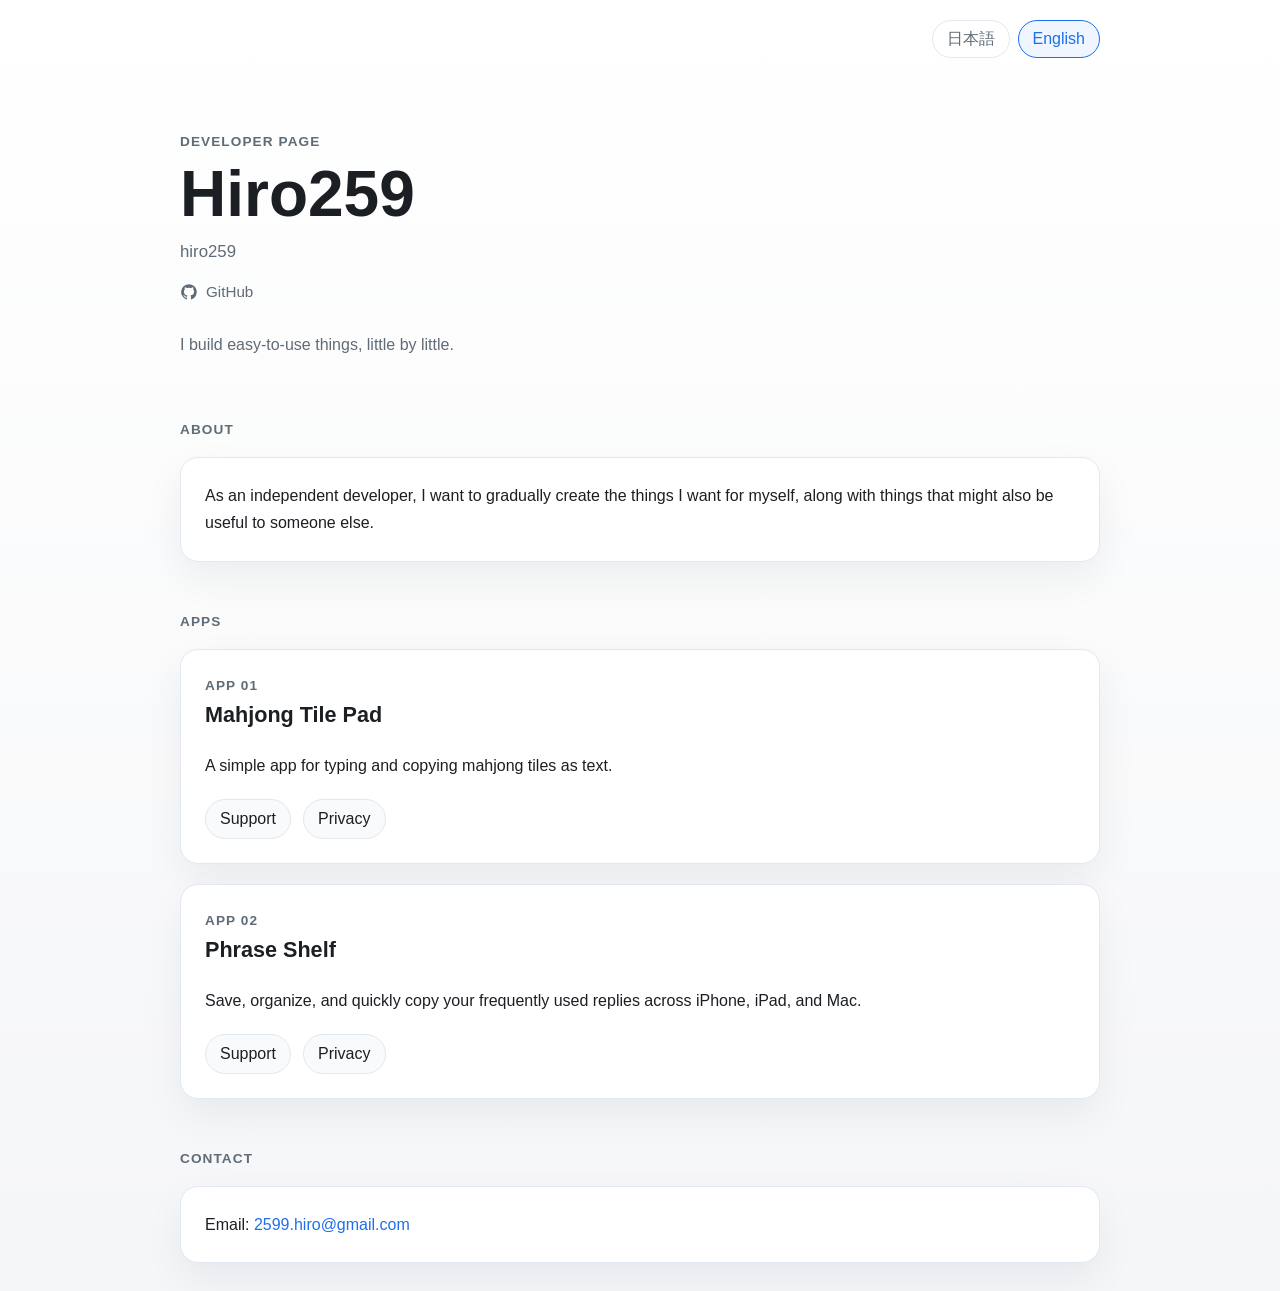
<file: index.html>
<!DOCTYPE html>
<html lang="en">
<head>
  <meta charset="UTF-8">
  <meta name="viewport" content="width=device-width, initial-scale=1.0">
  <title>Hiro259</title>
  <meta
    name="description"
    content="hiro259 の自己紹介とアプリ一覧を掲載する GitHub Pages 用のシンプルなトップページです。"
  >
  <link rel="stylesheet" href="style.css">
</head>
<body>
  <div class="language-switcher container" aria-label="Language switcher">
    <button type="button" class="language-button" data-lang-switch="ja">日本語</button>
    <button type="button" class="language-button" data-lang-switch="en">English</button>
  </div>

  <header class="hero">
    <div class="container">
      <p class="eyebrow">DEVELOPER PAGE</p>
      <h1>Hiro259</h1>
      <p class="hero-subtitle">hiro259</p>
      <p class="hero-meta">
        <a
          class="subtle-link"
          href="https://github.com/hiro259"
          target="_blank"
          rel="noopener noreferrer"
          aria-label="Open Hiro259 GitHub profile in a new tab"
        >
          <svg class="subtle-link-icon" viewBox="0 0 24 24" aria-hidden="true">
            <path d="M12 1.5a10.5 10.5 0 0 0-3.32 20.46c.53.1.72-.23.72-.51v-1.99c-2.95.64-3.57-1.25-3.57-1.25-.48-1.21-1.18-1.53-1.18-1.53-.96-.66.07-.65.07-.65 1.06.08 1.62 1.09 1.62 1.09.94 1.61 2.47 1.14 3.07.87.1-.68.37-1.14.67-1.4-2.35-.27-4.82-1.17-4.82-5.23 0-1.16.41-2.11 1.09-2.86-.11-.27-.47-1.36.1-2.83 0 0 .89-.28 2.91 1.09a10.1 10.1 0 0 1 5.3 0c2.02-1.37 2.91-1.09 2.91-1.09.57 1.47.21 2.56.1 2.83.68.75 1.09 1.7 1.09 2.86 0 4.07-2.48 4.95-4.84 5.21.38.33.72.97.72 1.95v2.89c0 .28.19.61.72.51A10.5 10.5 0 0 0 12 1.5Z"></path>
          </svg>
          <span>GitHub</span>
        </a>
      </p>
      <p class="hero-text" data-lang-content="en">
        I build easy-to-use things, little by little.
      </p>
      <p class="hero-text" data-lang-content="ja">
        使いやすいものを少しずつ作っています。
      </p>
    </div>
  </header>

  <main class="container">
    <section class="section" id="about">
      <div class="section-heading">
        <p class="section-label">
          <span>ABOUT</span>
        </p>
      </div>
      <div class="panel">
        <p data-lang-content="en">
          As an independent developer, I want to gradually create the things I want for myself, along with things that might also be useful to someone else.
        </p>
        <p data-lang-content="ja">
          個人開発者として、自分が欲しいものや、誰かの役に立つかもしれないと思うものを、少しずつ形にしていきたいと思っています。
        </p>
      </div>
    </section>

    <section class="section" id="apps">
      <div class="section-heading">
        <p class="section-label">
          <span>APPS</span>
        </p>
      </div>
      <div class="apps-grid">
        <article class="app-card">
          <div class="app-card-header">
            <p class="app-label">App 01</p>
            <h3 data-lang-content="en">Mahjong Tile Pad</h3>
            <h3 data-lang-content="ja">麻雀牌パッド</h3>
          </div>
          <div class="app-card-body">
            <p data-lang-content="en">
              A simple app for typing and copying mahjong tiles as text.
            </p>
            <p data-lang-content="ja">
              麻雀牌を文字で入力してコピーできるシンプルなアプリです。
            </p>
          </div>
          <div class="app-links" aria-label="Mahjong Tile Pad links">
            <a href="./apps/mahjong-tile-pad.html">Support</a>
            <a href="./privacy/mahjong-tile-pad-privacy.html">
              <span data-lang-content="en">Privacy</span>
              <span data-lang-content="ja">プライバシー</span>
            </a>
          </div>
        </article>

        <article class="app-card">
          <div class="app-card-header">
            <p class="app-label">App 02</p>
            <h3>Phrase Shelf</h3>
          </div>
          <div class="app-card-body">
            <p data-lang-content="en">
              Save, organize, and quickly copy your frequently used replies across iPhone, iPad, and Mac.
            </p>
            <p data-lang-content="ja">
              よく使う返信文を保存・整理して、iPhone・iPad・Macですぐにコピーできるアプリです。
            </p>
          </div>
          <div class="app-links" aria-label="Phrase Shelf links">
            <a href="./apps/phrase-shelf.html">Support</a>
            <a href="./privacy/phrase-shelf-privacy.html">
              <span data-lang-content="en">Privacy</span>
              <span data-lang-content="ja">プライバシー</span>
            </a>
          </div>
        </article>
      </div>
    </section>

    <section class="section" id="contact">
      <div class="section-heading">
        <p class="section-label">
          <span>CONTACT</span>
        </p>
      </div>
      <div class="panel">
        <p data-lang-content="en">
          Email:
          <a href="mailto:2599.hiro@gmail.com">2599.hiro@gmail.com</a>
        </p>
        <p data-lang-content="ja">
          メール:
          <a href="mailto:2599.hiro@gmail.com">2599.hiro@gmail.com</a>
        </p>
      </div>
    </section>
  </main>

  <script>
    (function () {
      var storageKey = "preferredLanguage";
      var defaultLang = "en";
      var langButtons = document.querySelectorAll("[data-lang-switch]");
      var langContents = document.querySelectorAll("[data-lang-content]");

      function applyLanguage(lang) {
        var activeLang = lang === "ja" ? "ja" : "en";

        document.documentElement.lang = activeLang;
        document.body.setAttribute("data-current-lang", activeLang);

        langContents.forEach(function (element) {
          element.hidden = element.getAttribute("data-lang-content") !== activeLang;
        });

        langButtons.forEach(function (button) {
          var isActive = button.getAttribute("data-lang-switch") === activeLang;
          button.classList.toggle("is-active", isActive);
          button.setAttribute("aria-pressed", isActive ? "true" : "false");
        });

        localStorage.setItem(storageKey, activeLang);
      }

      var savedLang = localStorage.getItem(storageKey) || defaultLang;
      applyLanguage(savedLang);

      langButtons.forEach(function (button) {
        button.addEventListener("click", function () {
          applyLanguage(button.getAttribute("data-lang-switch"));
        });
      });
    }());
  </script>
</body>
</html>
</file>
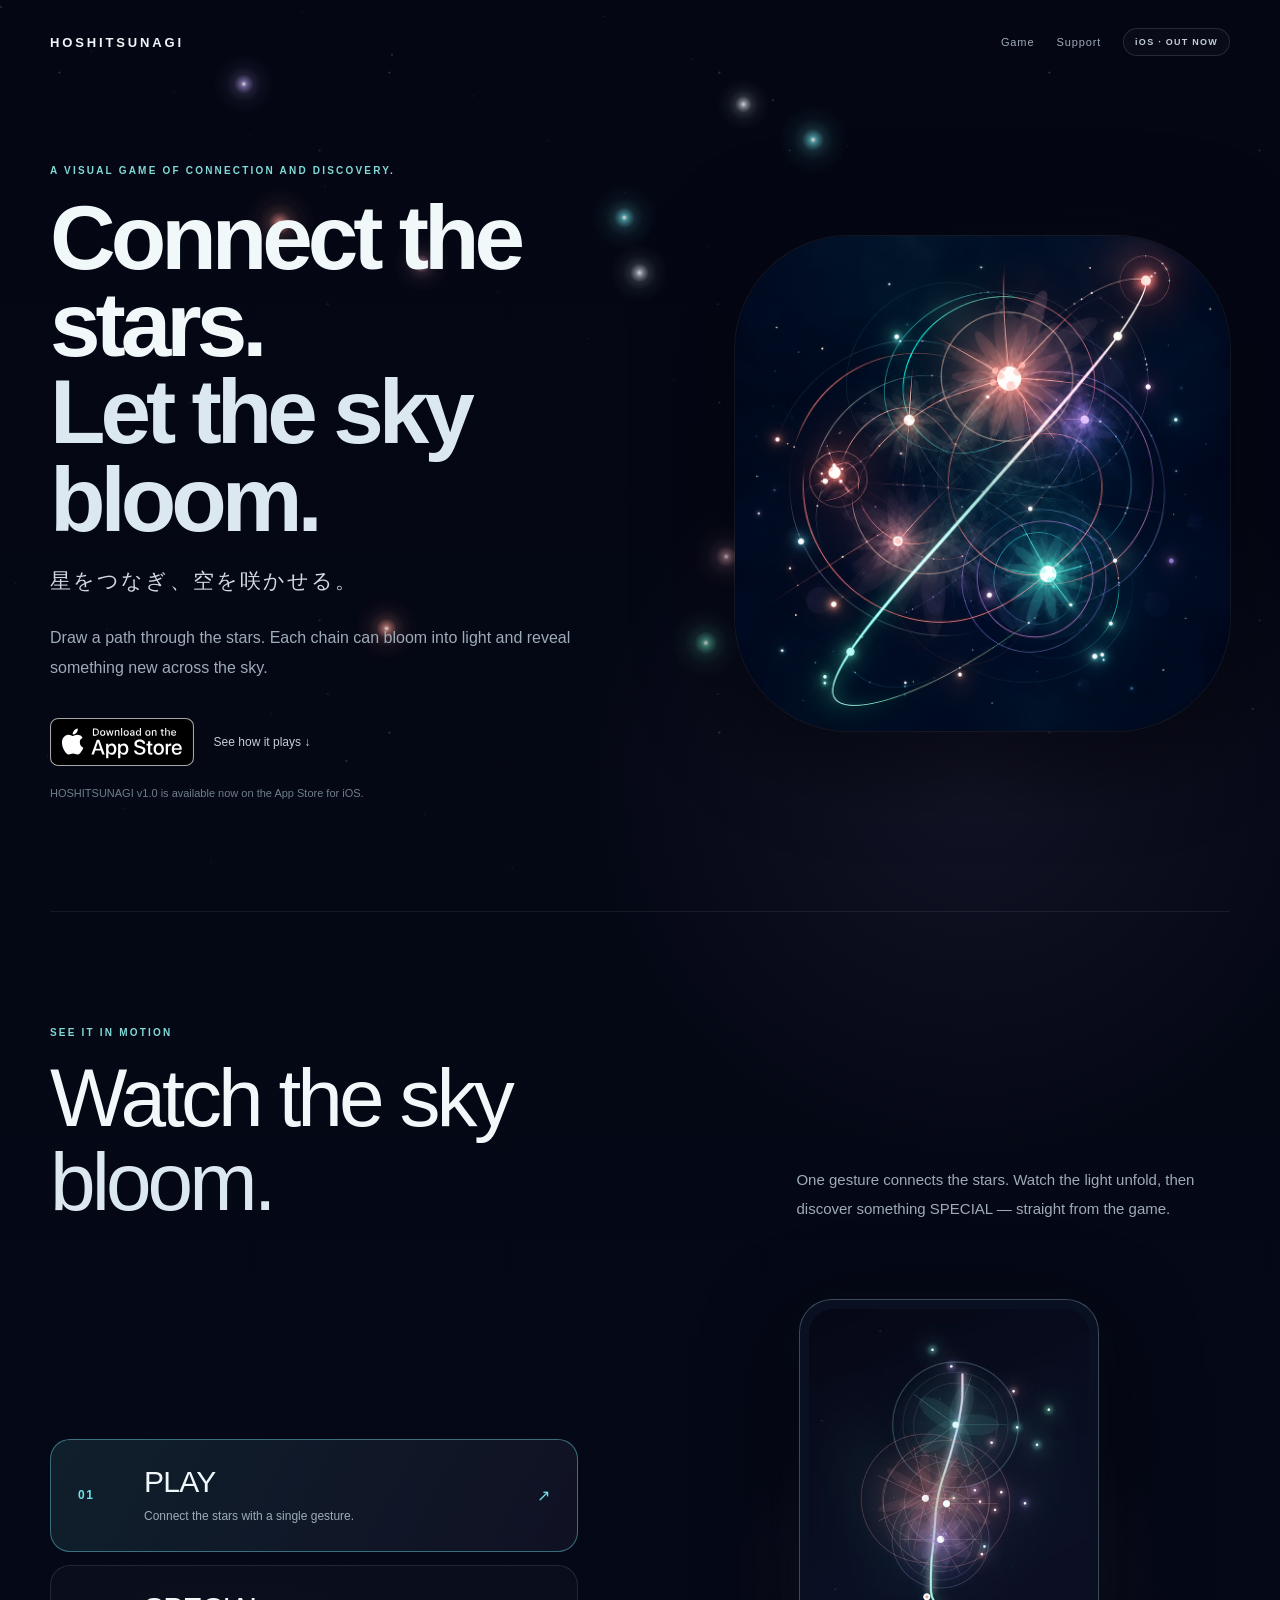
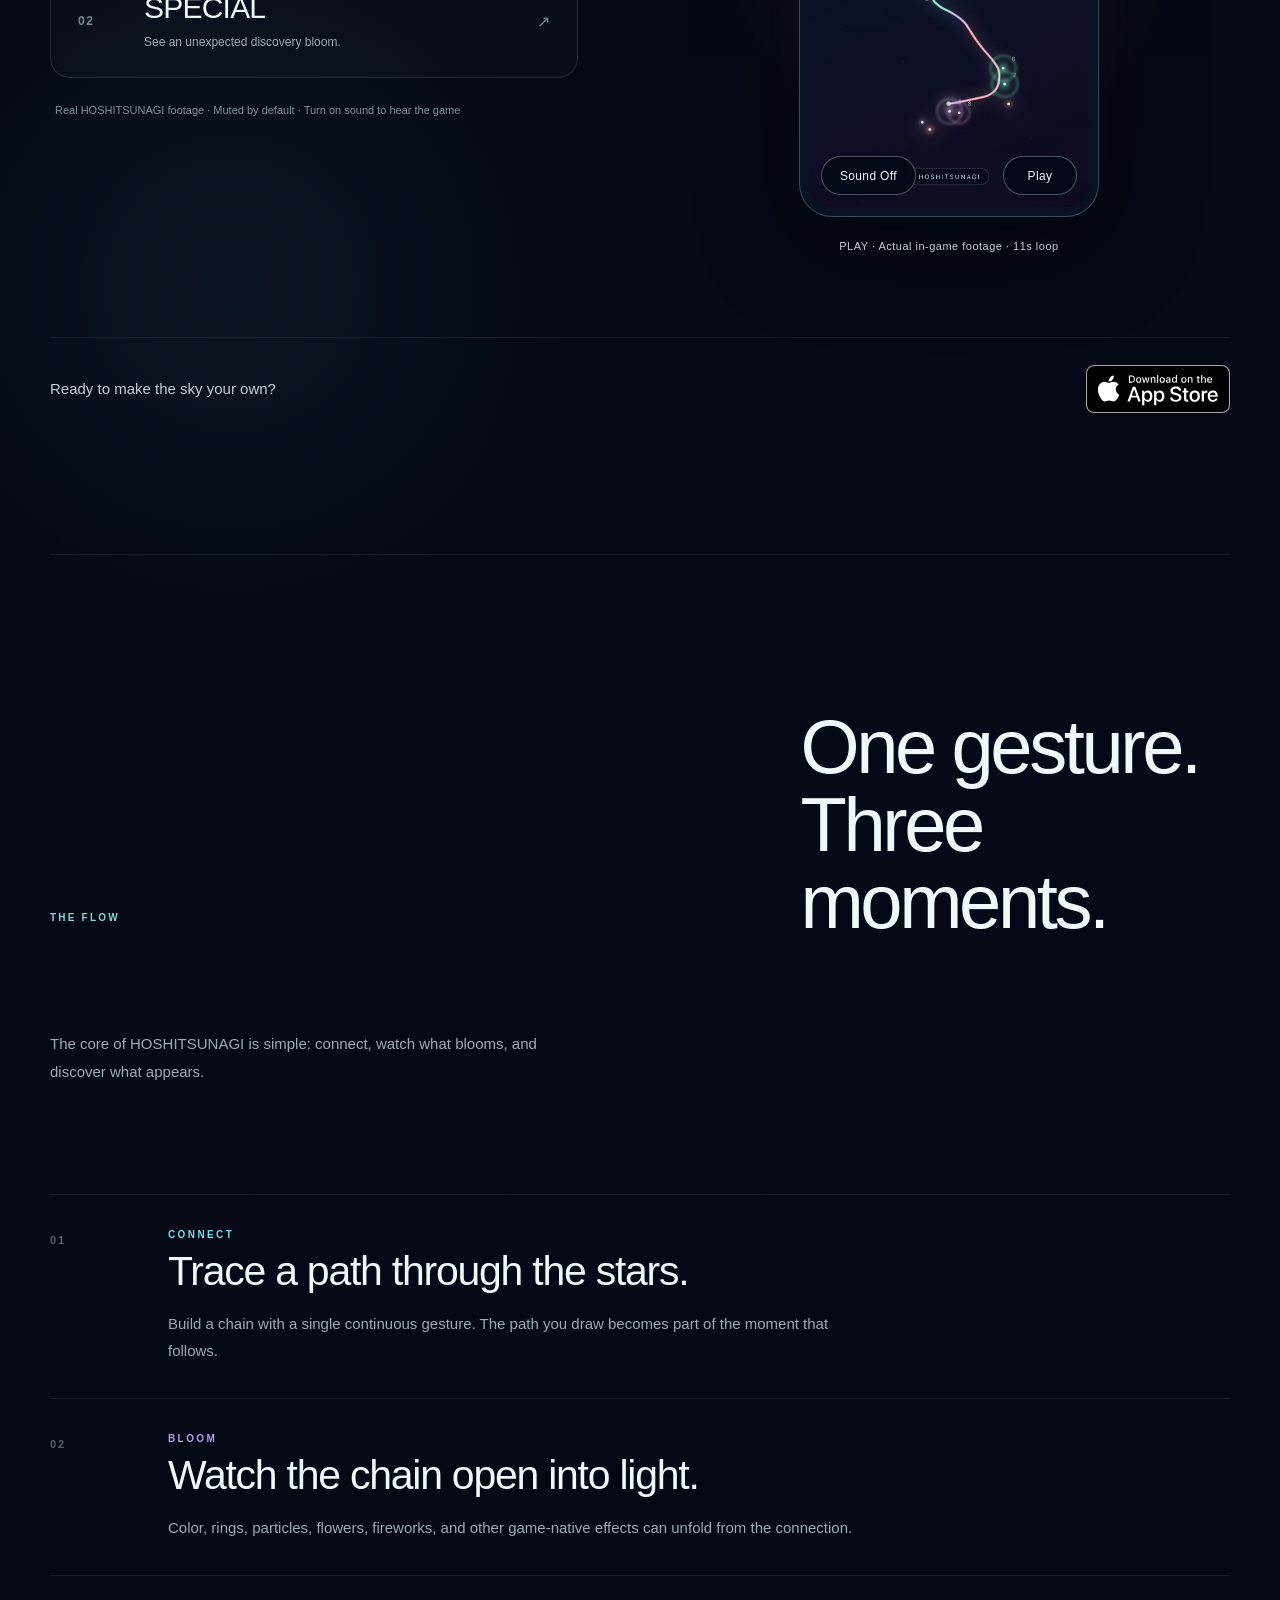
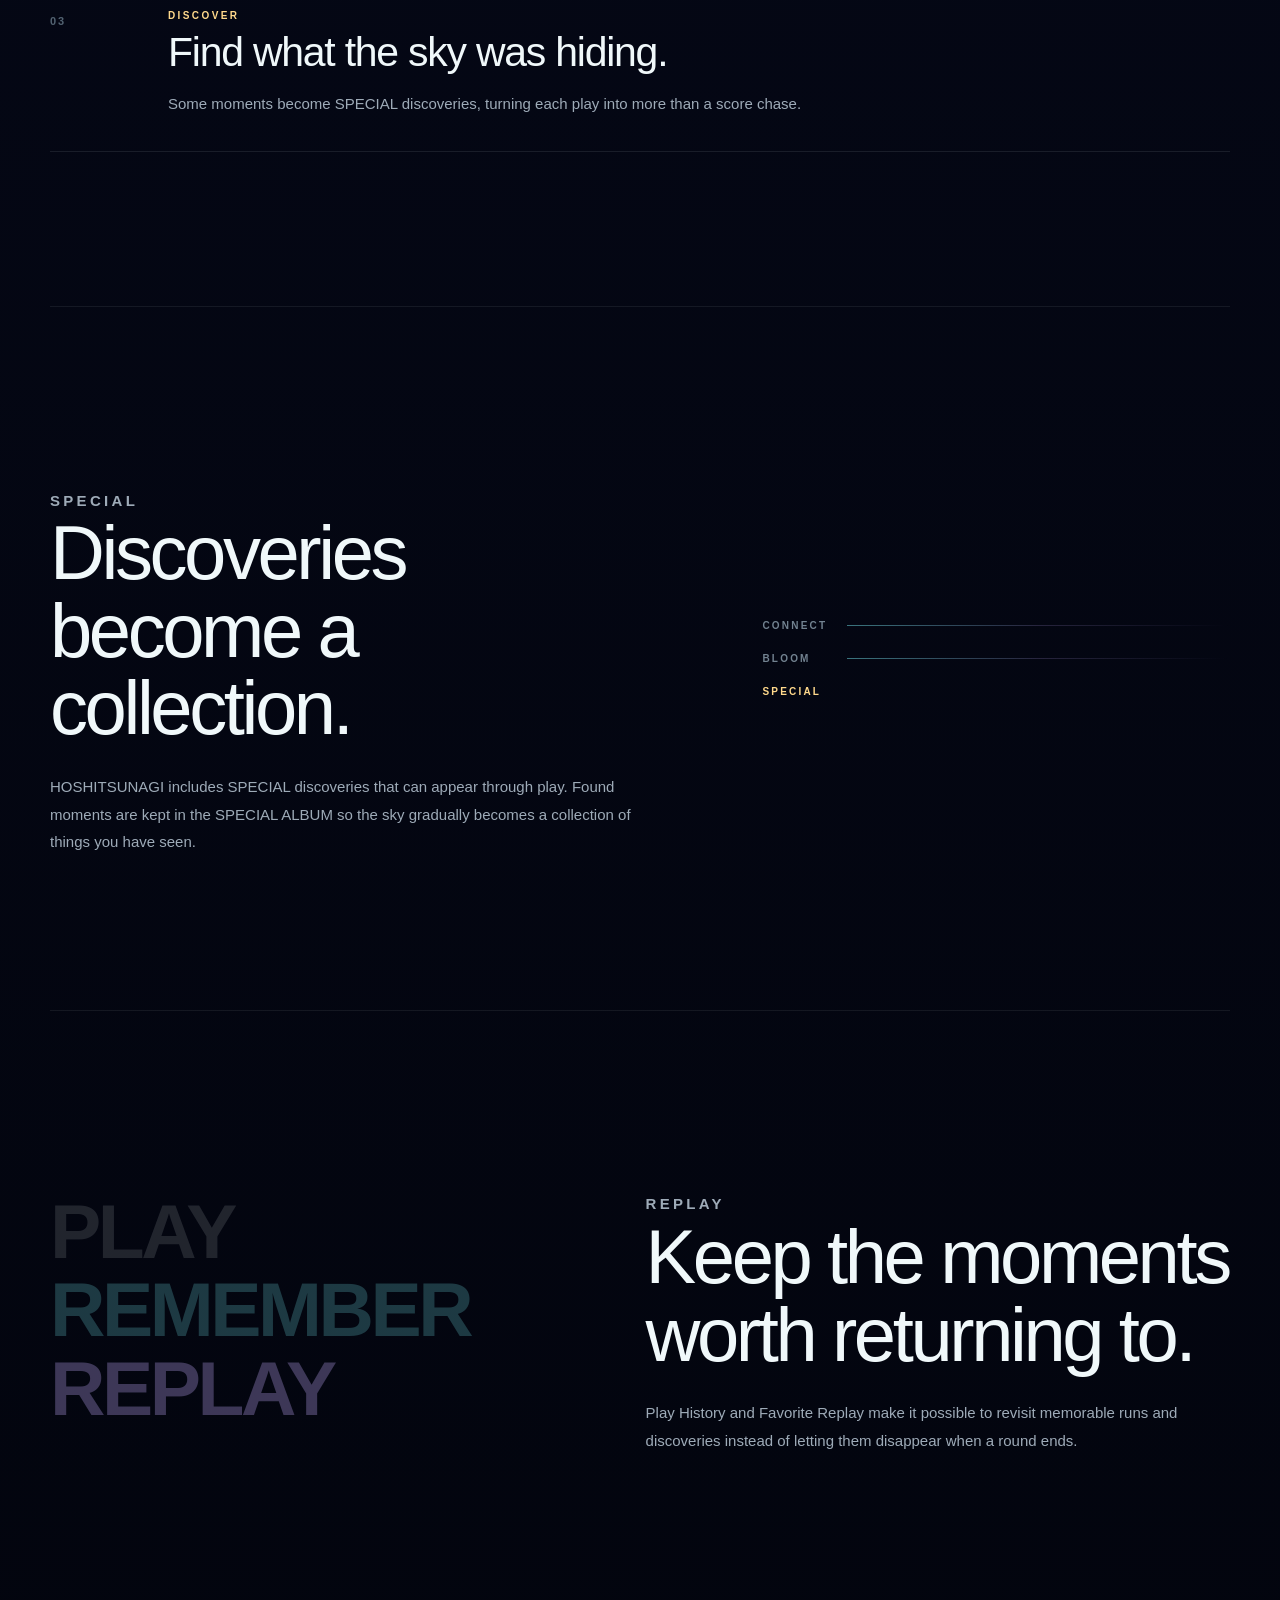
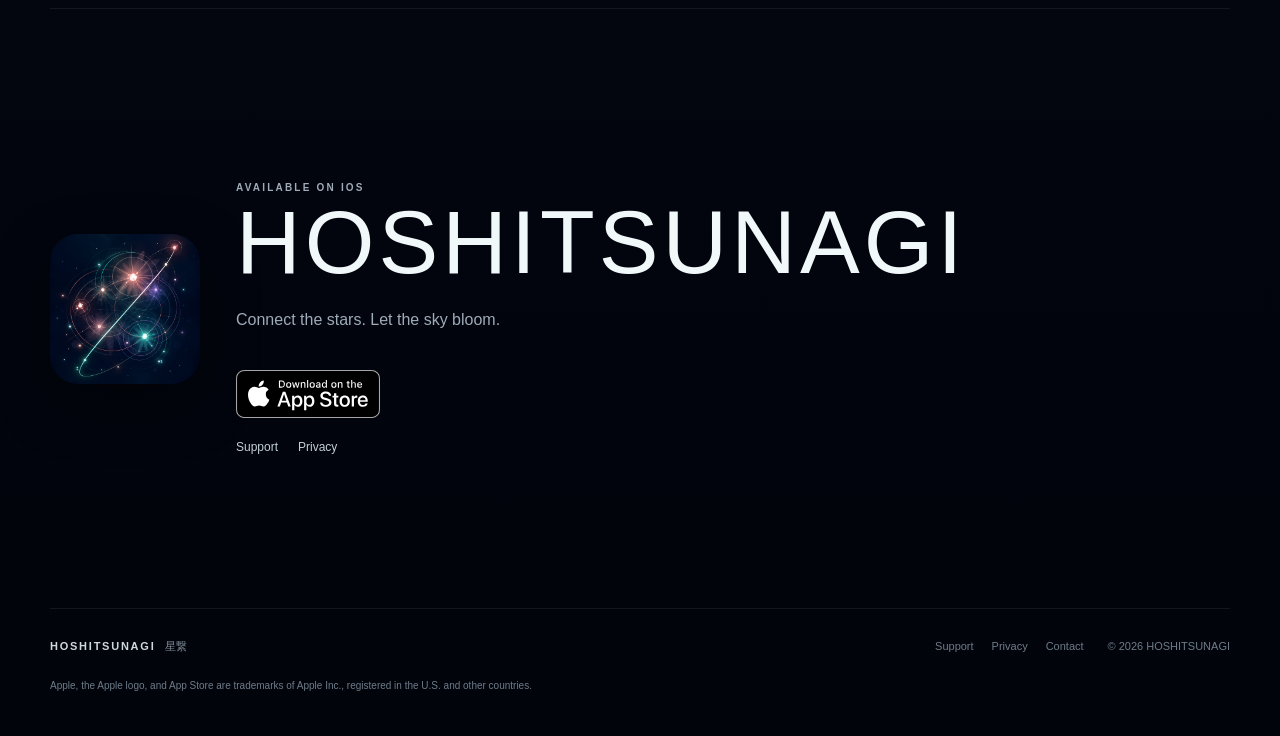
<file: hoshitsunagi/index.html>
<!doctype html>
<html lang="en">
<head>
  <meta charset="utf-8">
  <meta name="viewport" content="width=device-width, initial-scale=1">
  <meta name="apple-itunes-app" content="app-id=6811334455">
  <title>HOSHITSUNAGI — Connect the stars. Let the sky bloom.</title>
  <meta name="description" content="HOSHITSUNAGI is a visual game about connecting stars, watching chains bloom, and discovering SPECIALs in a living sky.">
  <meta name="theme-color" content="#040713">
  <link rel="canonical" href="https://hoshitsunagi.app/">
  <meta property="og:type" content="website">
  <meta property="og:url" content="https://hoshitsunagi.app/">
  <meta property="og:title" content="HOSHITSUNAGI">
  <meta property="og:description" content="Connect the stars. Let the sky bloom.">
  <meta property="og:image" content="https://hoshitsunagi.app/assets/app-icon.png">
  <meta property="og:image:alt" content="HOSHITSUNAGI app icon">
  <meta name="twitter:card" content="summary_large_image">
  <meta name="twitter:title" content="HOSHITSUNAGI">
  <meta name="twitter:description" content="Connect the stars. Let the sky bloom.">
  <meta name="twitter:image" content="https://hoshitsunagi.app/assets/app-icon.png">
  <link rel="icon" href="./assets/app-icon.png">
  <link rel="apple-touch-icon" href="./assets/app-icon.png">
  <link rel="stylesheet" href="./styles-9a7e6298.css?v=20261018">
  <link rel="stylesheet" href="./hero-logo.css">
  <link rel="stylesheet" href="./site-stars.css">
  <link rel="stylesheet" href="./gameplay.css?v=20261018-audio">
  <link rel="stylesheet" href="./app-store-badges.css?v=20261019">
  <script src="./hero-logo.js" defer></script>
  <script src="./site-stars.js" defer></script>
  <script src="./gameplay.js?v=20261018-audio" defer></script>
  <script src="./app-store-clicks.js?v=20261018" defer></script>
</head>
<body>
  <canvas class="site-stars" data-site-stars aria-hidden="true"></canvas>
  <header class="site-header">
    <a class="brand" href="#top" aria-label="HOSHITSUNAGI home">
      <span class="brand-roman">HOSHITSUNAGI</span>
    </a>
    <nav class="header-nav" aria-label="Primary navigation">
      <a href="#experience">Game</a>
      <a href="./support/">Support</a>
      <span class="status">iOS · OUT NOW</span>
    </nav>
  </header>

  <main id="top">
    <section class="hero">
      <div class="hero-copy">
        <p class="eyebrow">A visual game of connection and discovery.</p>
        <h1>Connect the stars.<br><span>Let the sky bloom.</span></h1>
        <p class="hero-ja">星をつなぎ、空を咲かせる。</p>
        <p class="lead">
          Draw a path through the stars. Each chain can bloom into light and reveal something new across the sky.
        </p>
        <div class="hero-actions">
          <a class="app-store-badge" data-app-store-position="hero" href="https://apps.apple.com/app/hoshitsunagi/id6811334455" target="_blank" rel="noopener noreferrer"><img src="./assets/download-on-the-app-store.svg" alt="Download on the App Store" width="120" height="40" decoding="async"></a>
          <a class="text-link" href="#gameplay">See how it plays <span aria-hidden="true">↓</span></a>
        </div>
        <p class="release-note">HOSHITSUNAGI v1.0 is available now on the App Store for iOS.</p>
      </div>

      <div class="hero-visual">
        <!-- Match the in-app title's color/alpha matrix without redrawing the source PNG. -->
        <svg class="logo-svg-filter" aria-hidden="true" focusable="false" xmlns="http://www.w3.org/2000/svg">
          <defs>
            <filter id="kanji-ink" x="0%" y="0%" width="100%" height="100%" color-interpolation-filters="sRGB">
              <feColorMatrix type="matrix" values="
                0 0 0 0 .9568627451
                0 0 0 0 .9960784314
                0 0 0 0 1
                -.2551 -.8582 -.0866 0 1.1803921569" />
              <!-- Do not paint outside the original PNG's alpha; prevents false white edges. -->
              <feComposite in2="SourceAlpha" operator="in" />
            </filter>
          </defs>
        </svg>
        <div class="icon-stage">
          <img class="icon-ambient" src="./assets/app-icon.png" alt="" aria-hidden="true">
          <button class="logo-switch" type="button" data-hero-logo-switch
                  aria-label="Show HOSHITSUNAGI Japanese logo" aria-pressed="false"
                  title="Hover or tap to switch between the app icon and Japanese logo">
            <img class="app-icon" src="./assets/app-icon.png" alt="" aria-hidden="true">
            <span class="kanji-panel" aria-hidden="true">
              <img class="kanji-image" src="./assets/hoshitsunagi-kanji-vertical.png"
                   alt="" width="1086" height="1448" decoding="async" fetchpriority="low">
            </span>
          </button>
        </div>
      </div>
    </section>

    <section class="gameplay section-shell" id="gameplay" data-gameplay-showcase aria-labelledby="gameplay-title">
      <div class="gameplay-heading">
        <div>
          <p class="section-kicker">SEE IT IN MOTION</p>
          <h2 id="gameplay-title">Watch the sky<br><span>bloom.</span></h2>
        </div>
        <p class="gameplay-lead">One gesture connects the stars. Watch the light unfold, then discover something SPECIAL — straight from the game.</p>
      </div>

      <div class="gameplay-layout">
        <div>
          <div class="gameplay-options" role="tablist" aria-label="Choose gameplay footage">
            <button class="gameplay-tab" type="button" role="tab" id="gameplay-tab-play"
                    aria-controls="gameplay-video-panel" aria-selected="true" tabindex="0"
                    data-gameplay-clip="play">
              <span class="gameplay-tab-index">01</span>
              <span>
                <span class="gameplay-tab-title">PLAY</span>
                <span class="gameplay-tab-desc">Connect the stars with a single gesture.</span>
              </span>
              <span class="gameplay-tab-symbol" aria-hidden="true">↗</span>
            </button>
            <button class="gameplay-tab" type="button" role="tab" id="gameplay-tab-special"
                    aria-controls="gameplay-video-panel" aria-selected="false" tabindex="-1"
                    data-gameplay-clip="special">
              <span class="gameplay-tab-index">02</span>
              <span>
                <span class="gameplay-tab-title">SPECIAL</span>
                <span class="gameplay-tab-desc">See an unexpected discovery bloom.</span>
              </span>
              <span class="gameplay-tab-symbol" aria-hidden="true">↗</span>
            </button>
          </div>
          <p class="gameplay-smallprint">Real HOSHITSUNAGI footage · Muted by default · Turn on sound to hear the game</p>
        </div>

        <div class="gameplay-demo">
          <div class="gameplay-phone">
            <div class="gameplay-video-shell" id="gameplay-video-panel" role="tabpanel"
                 aria-labelledby="gameplay-tab-play" data-gameplay-panel tabindex="0">
              <video muted playsinline loop controls preload="none" width="720" height="1280"
                     poster="./presentation/posters/play-1.jpg"
                     aria-label="HOSHITSUNAGI real gameplay: connecting stars" data-gameplay-video>
                <source src="./presentation/videos/play-1.mp4" type="video/mp4" data-gameplay-source>
                Your browser cannot play this video. <a href="./presentation/videos/play-1.mp4">Open gameplay footage</a>.
              </video>
              <button class="gameplay-sound" type="button" aria-label="Turn sound on"
                      aria-pressed="false" data-gameplay-sound>Sound Off</button>
              <button class="gameplay-toggle" type="button" aria-label="Play gameplay video"
                      aria-pressed="false" data-gameplay-toggle>Play</button>
            </div>
          </div>
          <p class="gameplay-footage-caption" aria-live="polite" data-gameplay-caption>PLAY · Actual in-game footage · 11s loop</p>
        </div>
      </div>

      <div class="gameplay-footer">
        <p>Ready to make the sky your own?</p>
        <a class="app-store-badge" data-app-store-position="gameplay" href="https://apps.apple.com/app/hoshitsunagi/id6811334455"
           target="_blank" rel="noopener noreferrer"><img src="./assets/download-on-the-app-store.svg" alt="Download on the App Store" width="120" height="40" decoding="async"></a>
      </div>
    </section>

    <section class="experience section-shell" id="experience">
      <div class="section-heading">
        <p class="section-kicker">THE FLOW</p>
        <h2>One gesture.<br>Three moments.</h2>
        <p class="section-lead">The core of HOSHITSUNAGI is simple: connect, watch what blooms, and discover what appears.</p>
      </div>

      <div class="flow">
        <article class="flow-step">
          <div class="flow-index">01</div>
          <div class="flow-copy">
            <p class="flow-word">CONNECT</p>
            <h3>Trace a path through the stars.</h3>
            <p>Build a chain with a single continuous gesture. The path you draw becomes part of the moment that follows.</p>
          </div>
        </article>

        <article class="flow-step">
          <div class="flow-index">02</div>
          <div class="flow-copy">
            <p class="flow-word">BLOOM</p>
            <h3>Watch the chain open into light.</h3>
            <p>Color, rings, particles, flowers, fireworks, and other game-native effects can unfold from the connection.</p>
          </div>
        </article>

        <article class="flow-step">
          <div class="flow-index">03</div>
          <div class="flow-copy">
            <p class="flow-word">DISCOVER</p>
            <h3>Find what the sky was hiding.</h3>
            <p>Some moments become SPECIAL discoveries, turning each play into more than a score chase.</p>
          </div>
        </article>
      </div>
    </section>

    <section class="feature-split section-shell">
      <div class="feature-copy">
        <p class="section-kicker">SPECIAL</p>
        <h2>Discoveries become a collection.</h2>
        <p>
          HOSHITSUNAGI includes SPECIAL discoveries that can appear through play. Found moments are kept in the SPECIAL ALBUM so the sky gradually becomes a collection of things you have seen.
        </p>
      </div>
      <div class="feature-aside" aria-hidden="true">
        <span class="aside-label">CONNECT</span>
        <span class="aside-line"></span>
        <span class="aside-label">BLOOM</span>
        <span class="aside-line"></span>
        <span class="aside-label accent">SPECIAL</span>
      </div>
    </section>

    <section class="feature-split reverse section-shell">
      <div class="feature-copy">
        <p class="section-kicker">REPLAY</p>
        <h2>Keep the moments worth returning to.</h2>
        <p>
          Play History and Favorite Replay make it possible to revisit memorable runs and discoveries instead of letting them disappear when a round ends.
        </p>
      </div>
      <div class="replay-quote" aria-hidden="true">
        <span>PLAY</span>
        <span>REMEMBER</span>
        <span>REPLAY</span>
      </div>
    </section>

    <section class="release section-shell">
      <img class="release-icon" src="./assets/app-icon.png" alt="">
      <div>
        <p class="section-kicker">AVAILABLE ON iOS</p>
        <h2>HOSHITSUNAGI</h2>
        <p>Connect the stars. Let the sky bloom.</p>
        <div class="hero-actions">
          <a class="app-store-badge" data-app-store-position="footer" href="https://apps.apple.com/app/hoshitsunagi/id6811334455" target="_blank" rel="noopener noreferrer"><img src="./assets/download-on-the-app-store.svg" alt="Download on the App Store" width="120" height="40" decoding="async"></a>
        </div>
        <div class="release-links">
          <a href="./support/">Support</a>
          <a href="./privacy/">Privacy</a>
        </div>
      </div>
    </section>
  </main>

  <footer class="site-footer">
    <div class="footer-brand">
      <span class="footer-title">HOSHITSUNAGI</span>
      <span class="footer-subtitle">星繋</span>
    </div>
    <nav class="footer-links" aria-label="Footer navigation">
      <a href="./support/">Support</a>
      <a href="./privacy/">Privacy</a>
      <a href="mailto:2599.hiro@gmail.com">Contact</a>
    </nav>
    <span class="copyright">© 2026 HOSHITSUNAGI</span>
    <p class="apple-trademark">Apple, the Apple logo, and App Store are trademarks of Apple Inc., registered in the U.S. and other countries.</p>
  </footer>
</body>
</html>
</file>
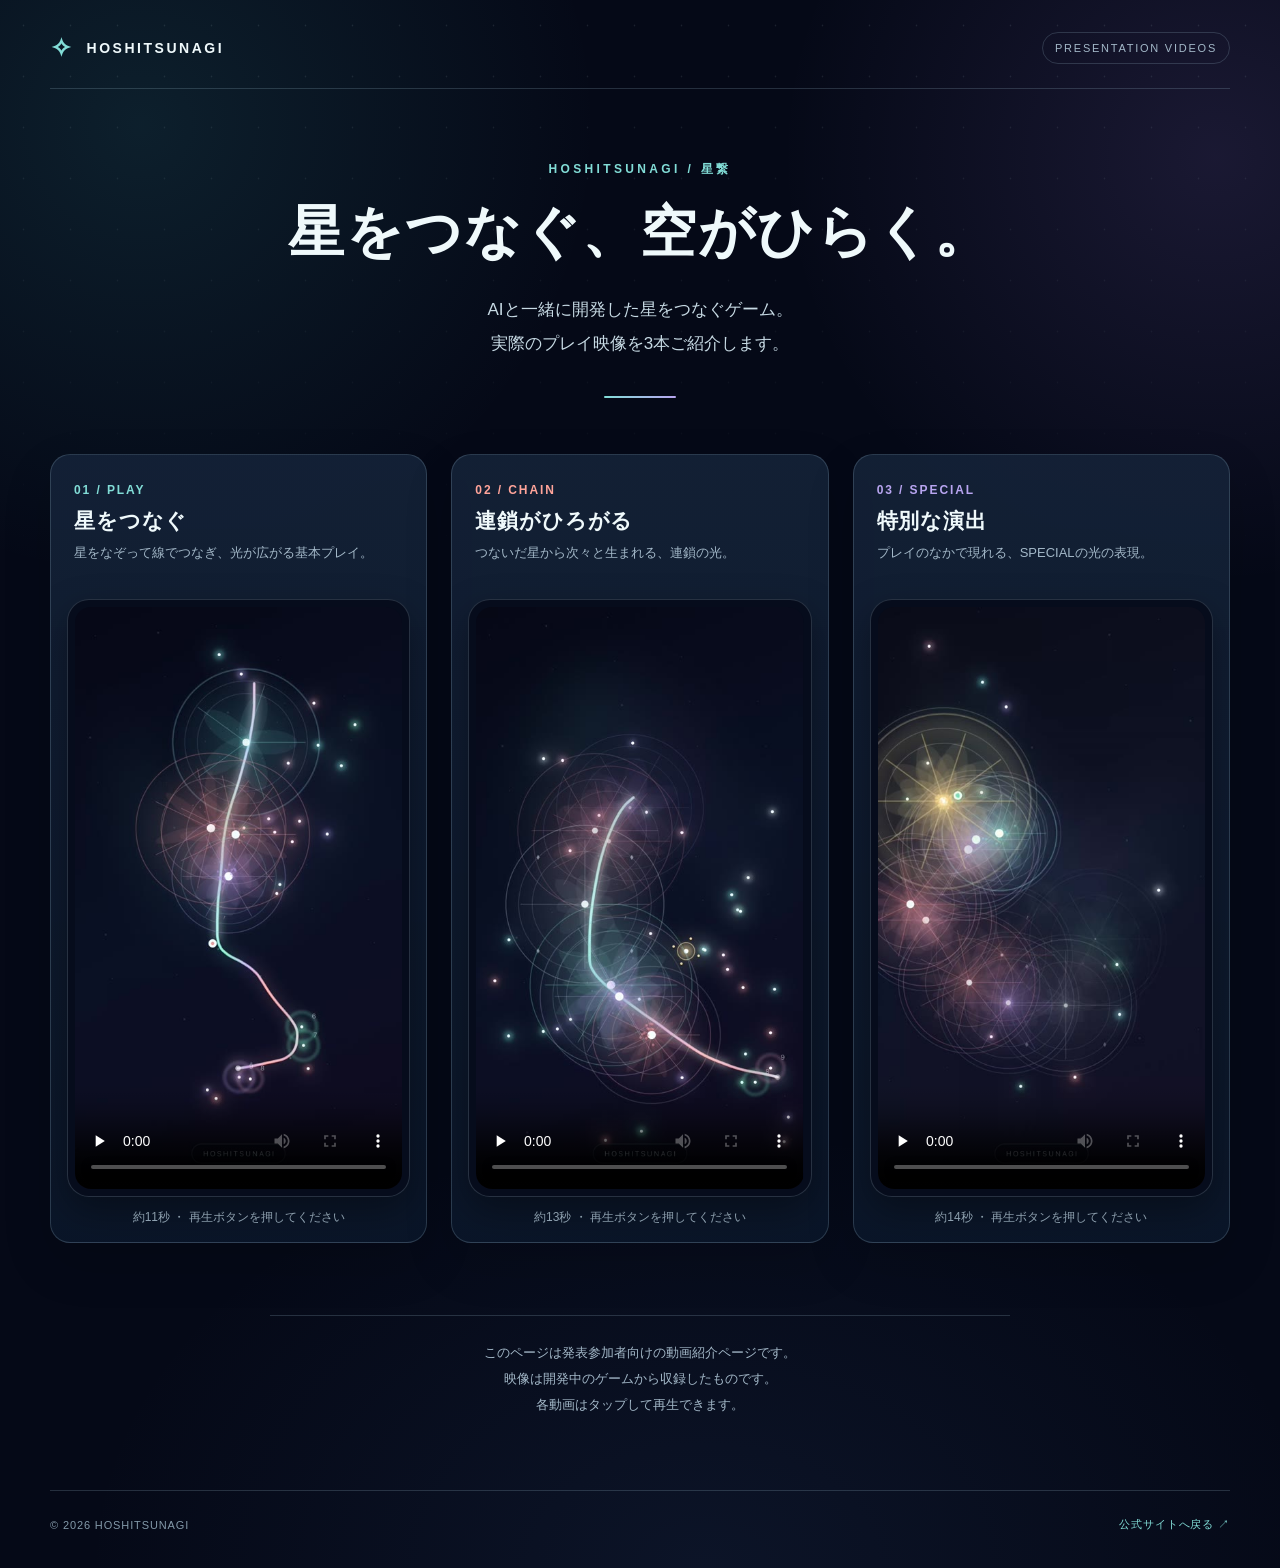
<file: hoshitsunagi/presentation/index.html>
<!doctype html>
<html lang="ja">
<head>
  <meta charset="utf-8">
  <meta name="viewport" content="width=device-width, initial-scale=1">
  <meta name="robots" content="noindex, nofollow, noarchive">
  <meta name="theme-color" content="#050b1b">
  <title>プレイ動画 | HOSHITSUNAGI</title>
  <meta name="description" content="AIと一緒に開発したゲーム『HOSHITSUNAGI（星繋）』の発表用プレイ動画です。">
  <style>
    :root {
      color-scheme: dark;
      --night: #050917;
      --night-soft: #0b1830;
      --text: #eff9fb;
      --sub: #a3b8c8;
      --mint: #82ddd7;
      --coral: #ffa49a;
      --lavender: #b8a5f0;
      --line: rgba(185,220,239,.18);
    }
    *, *::before, *::after { box-sizing: border-box; }
    html { scroll-behavior: smooth; }
    body {
      margin: 0;
      min-height: 100vh;
      background:
        radial-gradient(ellipse 42% 34% at 11% 8%, rgba(69, 193, 198, .12), transparent 85%),
        radial-gradient(ellipse 40% 32% at 95% 10%, rgba(178, 137, 250, .12), transparent 85%),
        radial-gradient(ellipse 55% 32% at 55% 100%, rgba(73, 117, 186, .10), transparent 88%),
        var(--night);
      color: var(--text);
      font-family: -apple-system, BlinkMacSystemFont, "Hiragino Sans", "Hiragino Kaku Gothic ProN", "Yu Gothic", "Meiryo", sans-serif;
      -webkit-font-smoothing: antialiased;
    }
    body::before {
      content: "";
      position: absolute;
      width: 100%;
      height: 600px;
      top: 0;
      left: 0;
      background-image: radial-gradient(rgba(220,244,249,.75) .6px, transparent 1.1px);
      background-size: 47px 51px;
      opacity: .14;
      pointer-events: none;
      z-index: 0;
      mask-image: linear-gradient(to bottom, black, transparent);
    }
    .page { position: relative; z-index: 1; width: min(1180px, calc(100% - 44px)); margin: 0 auto; }
    .sitebar { display:flex; justify-content:space-between; align-items:center; gap:16px; padding:32px 0 24px; border-bottom:1px solid var(--line); }
    .wordmark { display:flex; align-items:center; gap:12px; font-size: 14px; letter-spacing:.18em; font-weight:700; text-decoration:none; color:var(--text); }
    .brand-symbol { color:var(--mint); font-size: 26px; line-height:1; }
    .sitebar-note { font-size: 11px; letter-spacing:.16em; text-transform:uppercase; color:var(--sub); border:1px solid var(--line); border-radius:100px; padding:9px 12px; white-space:nowrap; }
    .intro { text-align:center; padding:72px 0 48px; }
    .eyebrow { color:var(--mint); font-size:12px; font-weight:700; letter-spacing:.28em; margin:0 0 18px; }
    h1 { margin:0; font-weight:650; letter-spacing:.035em; font-size:clamp(32px, 5vw, 56px); line-height:1.3; }
    .intro-lead { margin:24px auto 0; color:#c7dae4; font-size:clamp(14px, 1.6vw, 17px); line-height:2.0; max-width:650px; }
    .intro-lead span { display:block; }
    .intro-rule { margin:35px auto 0; width:72px; height:2px; background:linear-gradient(90deg,var(--mint),var(--lavender)); border-radius:4px; }
    .gallery { display:grid; grid-template-columns:repeat(3,minmax(0,1fr)); gap:24px; padding:8px 0 72px; }
    .clip { min-width:0; background:linear-gradient(180deg,rgba(21,35,57,.88),rgba(11,23,42,.94)); border:1px solid var(--line); border-radius:20px; overflow:hidden; box-shadow:0 20px 50px rgba(0,0,0,.14); }
    .clip-meta { padding:25px 23px 21px; }
    .number { font-size:12px; font-weight:800; letter-spacing:.16em; color:var(--mint); }
    .clip:nth-child(2) .number { color:var(--coral); }
    .clip:nth-child(3) .number { color:var(--lavender); }
    .clip h2 { font-size:21px; font-weight:700; margin:9px 0 7px; letter-spacing:.04em; }
    .clip-desc { font-size:13px; min-height:2.8em; margin:0; line-height:1.7; color:var(--sub); }
    .player-wrap { padding:0 16px 16px; }
    .player-frame { position:relative; width:100%; max-width:350px; margin:0 auto; padding:7px; background:#060c1c; border:1px solid rgba(187,213,232,.18); border-radius:22px; box-shadow:0 14px 36px rgba(0,0,0,.35); }
    video { display:block; width:100%; height:auto; aspect-ratio:9/16; object-fit:contain; background:#060b1b; border-radius:16px; }
    .play-hint { display:flex; justify-content:center; align-items:center; gap:7px; margin:12px 0 0; font-size:12px; color:var(--sub); }
    .play-hint svg { width:14px; height:14px; }
    .info { max-width:740px; margin:0 auto 72px; border-top:1px solid var(--line); padding-top:24px; color:var(--sub); font-size:13px; text-align:center; line-height:2; }
    .footer { display:flex; align-items:center; justify-content:space-between; gap:16px; border-top:1px solid var(--line); padding:26px 0 36px; font-size:11px; color:#8399a9; letter-spacing:.08em; }
    .footer a { color:var(--mint); text-decoration:none; }
    a:hover { text-decoration:underline; text-underline-offset:4px; }
    :focus-visible { outline:3px solid var(--mint); outline-offset:5px; }
    @media(max-width:870px) {
      .gallery { grid-template-columns:repeat(2,minmax(0,1fr)); }
      .clip:last-child { grid-column:1 / -1; width:min(100%,450px); justify-self:center; }
      .clip-desc { min-height:0; }
    }
    @media(max-width:590px) {
      .page { width:min(100% - 30px,450px); }
      .sitebar { padding:22px 0 18px; }
      .wordmark { font-size:12px; letter-spacing:.10em; gap:8px; }
      .sitebar-note { font-size:9px; padding:7px 9px; }
      .intro { padding:55px 10px 38px; }
      .intro-lead { margin-top:18px; }
      .intro-lead span { display:inline; }
      .gallery { grid-template-columns:1fr; gap:22px; padding-bottom:48px; }
      .clip:last-child { grid-column:auto; width:100%; }
      .clip-meta { padding:22px 22px 18px; }
      .player-wrap { padding:0 16px 16px; }
      .player-frame { max-width:310px; }
      .info { margin-bottom:52px; }
      .footer { flex-direction:column; align-items:flex-start; gap:10px; }
    }
    @media(prefers-reduced-motion:reduce) { html { scroll-behavior:auto; } }
  </style>
</head>
<body>
  <div class="page">
    <header class="sitebar">
      <a class="wordmark" href="../" aria-label="HOSHITSUNAGI 公式サイトへ">
        <span class="brand-symbol" aria-hidden="true">✧</span>
        HOSHITSUNAGI
      </a>
      <span class="sitebar-note">PRESENTATION VIDEOS</span>
    </header>
    <main>
      <section class="intro" aria-labelledby="intro-title">
        <p class="eyebrow">HOSHITSUNAGI / 星繋</p>
        <h1 id="intro-title">星をつなぐ、空がひらく。</h1>
        <p class="intro-lead">
          <span>AIと一緒に開発した星をつなぐゲーム。</span>
          <span>実際のプレイ映像を3本ご紹介します。</span>
        </p>
        <div class="intro-rule" aria-hidden="true"></div>
      </section>
      <section class="gallery" aria-label="ゲームプレイ動画一覧">
        <article class="clip">
          <div class="clip-meta">
            <span class="number">01 / PLAY</span>
            <h2>星をつなぐ</h2>
            <p class="clip-desc">星をなぞって線でつなぎ、光が広がる基本プレイ。</p>
          </div>
          <div class="player-wrap">
            <div class="player-frame">
              <video controls playsinline preload="none" poster="./posters/play-1.jpg" width="720" height="1280" aria-label="星をつなぐ基本プレイの動画">
                <source src="./videos/play-1.mp4" type="video/mp4">
                お使いのブラウザは動画再生に対応していません。
              </video>
            </div>
            <p class="play-hint">約11秒 ・ 再生ボタンを押してください</p>
          </div>
        </article>
        <article class="clip">
          <div class="clip-meta">
            <span class="number">02 / CHAIN</span>
            <h2>連鎖がひろがる</h2>
            <p class="clip-desc">つないだ星から次々と生まれる、連鎖の光。</p>
          </div>
          <div class="player-wrap">
            <div class="player-frame">
              <video controls playsinline preload="none" poster="./posters/play-2.jpg" width="720" height="1280" aria-label="連鎖演出の動画">
                <source src="./videos/play-2.mp4" type="video/mp4">
                お使いのブラウザは動画再生に対応していません。
              </video>
            </div>
            <p class="play-hint">約13秒 ・ 再生ボタンを押してください</p>
          </div>
        </article>
        <article class="clip">
          <div class="clip-meta">
            <span class="number">03 / SPECIAL</span>
            <h2>特別な演出</h2>
            <p class="clip-desc">プレイのなかで現れる、SPECIALの光の表現。</p>
          </div>
          <div class="player-wrap">
            <div class="player-frame">
              <video controls playsinline preload="none" poster="./posters/play-3.jpg" width="720" height="1280" aria-label="SPECIALの特別演出の動画">
                <source src="./videos/play-3.mp4" type="video/mp4">
                お使いのブラウザは動画再生に対応していません。
              </video>
            </div>
            <p class="play-hint">約14秒 ・ 再生ボタンを押してください</p>
          </div>
        </article>
      </section>
      <p class="info">このページは発表参加者向けの動画紹介ページです。<br>映像は開発中のゲームから収録したものです。<br>各動画はタップして再生できます。</p>
    </main>
    <footer class="footer">
      <span>© 2026 HOSHITSUNAGI</span>
      <a href="../">公式サイトへ戻る ↗</a>
    </footer>
  </div>
</body>
</html>
</file>
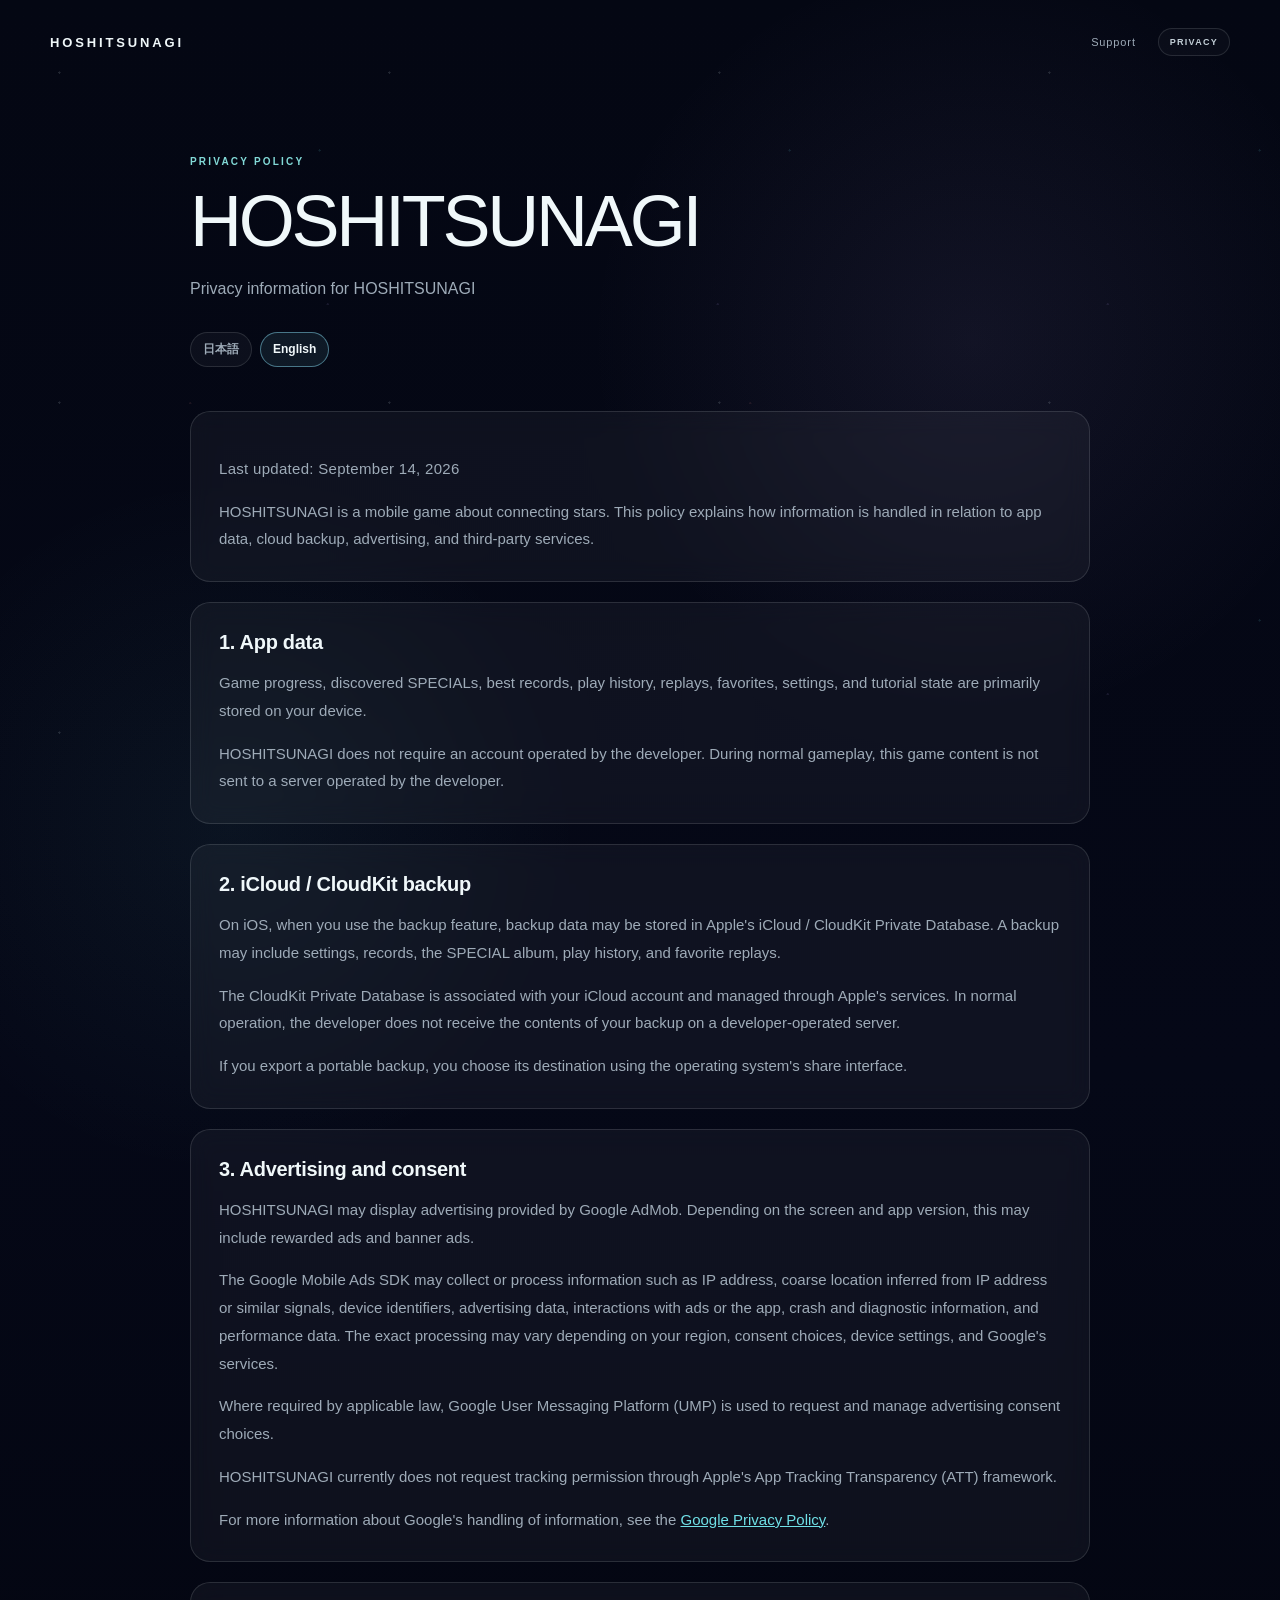
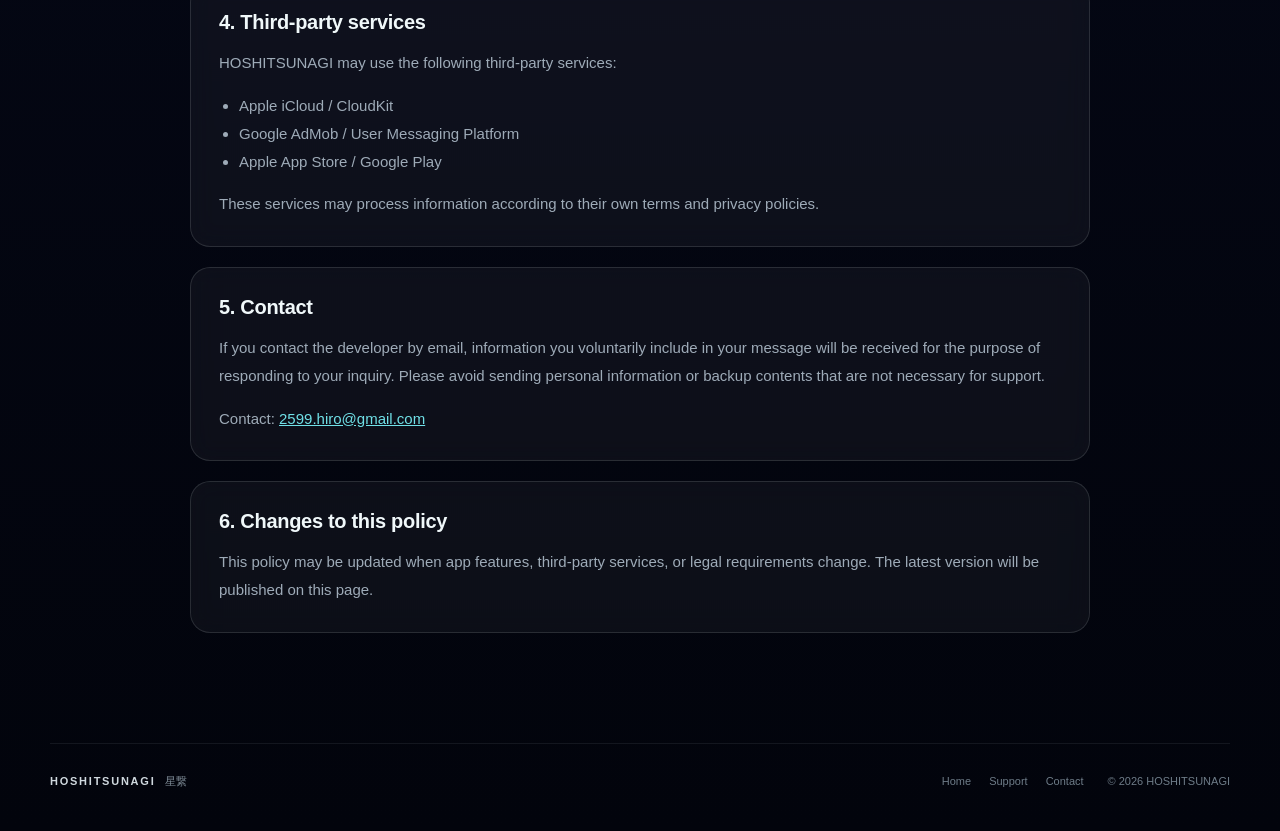
<file: hoshitsunagi/privacy/index.html>
<!doctype html>
<html lang="ja">
<head>
  <meta charset="utf-8">
  <meta name="viewport" content="width=device-width, initial-scale=1">
  <title>Privacy Policy — HOSHITSUNAGI / 星繋</title>
  <meta name="description" content="HOSHITSUNAGI (星繋) privacy policy.">
  <meta name="theme-color" content="#090b16">
  <link rel="canonical" href="https://hoshitsunagi.app/privacy">
  <link rel="icon" href="../assets/app-icon.png">
  <link rel="apple-touch-icon" href="../assets/app-icon.png">
  <link rel="stylesheet" href="../styles-9a7e6298.css">
  <style>
    .privacy-shell {
      position: relative;
      z-index: 1;
      width: min(calc(100% - 40px), 900px);
      margin: 0 auto;
      padding: 72px 0 110px;
    }

    .privacy-hero {
      margin-bottom: 44px;
    }

    .privacy-hero h1 {
      margin: 0;
      font-size: clamp(42px, 7vw, 72px);
      line-height: 1;
      letter-spacing: -.045em;
    }

    .privacy-hero .subtitle {
      margin: 18px 0 0;
      color: var(--muted);
      font-size: 16px;
      line-height: 1.8;
    }

    .language-switcher {
      display: flex;
      gap: 8px;
      margin: 28px 0 0;
    }

    .language-button {
      appearance: none;
      border: 1px solid var(--panel-border);
      border-radius: 999px;
      background: rgba(255,255,255,.035);
      color: var(--muted);
      padding: 8px 12px;
      font: inherit;
      font-size: 12px;
      font-weight: 700;
      cursor: pointer;
    }

    .language-button.is-active {
      color: var(--text);
      border-color: rgba(142,233,255,.45);
      background: rgba(142,233,255,.08);
    }

    .policy-section {
      margin-top: 20px;
      padding: 28px;
      border: 1px solid var(--panel-border);
      border-radius: 20px;
      background: var(--panel);
      backdrop-filter: blur(12px);
    }

    .policy-section h2 {
      margin: 0 0 14px;
      font-size: 20px;
      letter-spacing: -.015em;
    }

    .policy-section p,
    .policy-section li {
      color: var(--muted);
      font-size: 15px;
      line-height: 1.85;
    }

    .policy-section p:last-child,
    .policy-section ul:last-child {
      margin-bottom: 0;
    }

    .policy-section a {
      color: var(--accent-a);
    }

    .policy-section ul {
      margin: 12px 0 0;
      padding-left: 1.25rem;
    }

    .updated {
      color: #d8def2;
      font-size: 13px;
      letter-spacing: .02em;
    }

    @media (max-width: 640px) {
      .privacy-shell {
        padding-top: 48px;
      }

      .policy-section {
        padding: 22px 20px;
        border-radius: 16px;
      }
    }
  </style>
</head>
<body>
  <header class="site-header">
    <a class="brand" href="../" aria-label="HOSHITSUNAGI home">
      <span class="brand-roman">HOSHITSUNAGI</span>
    </a>
    <nav class="header-nav" aria-label="Secondary navigation">
      <a href="../support/">Support</a>
      <span class="status">PRIVACY</span>
    </nav>
  </header>

  <main class="privacy-shell">
    <section class="privacy-hero">
      <p class="section-kicker">PRIVACY POLICY</p>
      <h1>HOSHITSUNAGI</h1>
      <p class="subtitle">
        <span data-lang-content="ja">星繋のプライバシーポリシー</span>
        <span data-lang-content="en">Privacy information for HOSHITSUNAGI</span>
      </p>
      <div class="language-switcher" aria-label="Language switcher">
        <button type="button" class="language-button" data-lang-switch="ja">日本語</button>
        <button type="button" class="language-button" data-lang-switch="en">English</button>
      </div>
    </section>

    <div data-lang-content="ja">
      <section class="policy-section">
        <p class="updated">最終更新日：2026年9月14日</p>
        <p>
          HOSHITSUNAGI（星繋）は、星をつないで遊ぶモバイルゲームです。本ポリシーでは、アプリ内データ、クラウドバックアップ、広告および外部サービスにおける情報の取り扱いについて説明します。
        </p>
      </section>

      <section class="policy-section">
        <h2>1. アプリ内データ</h2>
        <p>
          ゲームの進行状況、発見したSPECIAL、ベスト記録、プレイ履歴、リプレイ、お気に入り、設定、チュートリアル状態などは、主に利用者の端末内に保存されます。
        </p>
        <p>
          HOSHITSUNAGIの利用に、開発者が運営するユーザーアカウントの作成は必要ありません。通常のゲーム利用において、これらのゲーム内容が開発者独自のサーバーへ送信されることはありません。
        </p>
      </section>

      <section class="policy-section">
        <h2>2. iCloud / CloudKit バックアップ</h2>
        <p>
          iOS版では、利用者がバックアップ機能を使用した場合、バックアップデータをAppleのiCloud / CloudKit Private Databaseに保存することがあります。バックアップには、設定、記録、SPECIALアルバム、プレイ履歴、お気に入りリプレイなどが含まれる場合があります。
        </p>
        <p>
          CloudKit Private Databaseは利用者のiCloudアカウントに関連付けられ、Appleの仕組みにより管理されます。開発者は、通常の運用においてバックアップ内容を独自サーバーへ受信しません。
        </p>
        <p>
          ポータブルバックアップを書き出す場合、保存先や共有先は利用者がOSの共有機能から選択します。
        </p>
      </section>

      <section class="policy-section">
        <h2>3. 広告と同意管理</h2>
        <p>
          HOSHITSUNAGIでは、Google AdMobによる広告を表示する場合があります。広告には、リワード広告や、提供される画面によってはバナー広告が含まれる場合があります。
        </p>
        <p>
          Google Mobile Ads SDKは、IPアドレス、IPアドレス等から推定されるおおまかな位置情報、端末識別子、広告データ、広告やアプリとの操作情報、クラッシュ・診断情報、パフォーマンス情報などを収集または処理する場合があります。実際の処理内容は、利用者の地域、同意内容、端末設定、Googleのサービス仕様などによって異なる場合があります。
        </p>
        <p>
          法令等により必要な地域では、広告に関する同意の取得・管理にGoogle User Messaging Platform（UMP）を使用します。
        </p>
        <p>
          現在、HOSHITSUNAGIはAppleのApp Tracking Transparency（ATT）による追跡許可を要求しません。
        </p>
        <p>
          Googleによる情報の取り扱いについては、<a href="https://policies.google.com/privacy" target="_blank" rel="noopener noreferrer">Googleプライバシーポリシー</a>をご確認ください。
        </p>
      </section>

      <section class="policy-section">
        <h2>4. 外部サービス</h2>
        <p>HOSHITSUNAGIでは、以下の外部サービスを利用する場合があります。</p>
        <ul>
          <li>Apple iCloud / CloudKit</li>
          <li>Google AdMob / User Messaging Platform</li>
          <li>Apple App Store / Google Play</li>
        </ul>
        <p>
          これらのサービスでは、それぞれの利用規約およびプライバシーポリシーに基づいて情報が処理される場合があります。
        </p>
      </section>

      <section class="policy-section">
        <h2>5. お問い合わせ</h2>
        <p>
          メールでお問い合わせいただいた場合、利用者が任意にメールへ記載した情報を、問い合わせ対応のために受け取ります。サポートに不要な個人情報やバックアップ内容などは送信しないでください。
        </p>
        <p>連絡先：<a href="mailto:2599.hiro@gmail.com">2599.hiro@gmail.com</a></p>
      </section>

      <section class="policy-section">
        <h2>6. 本ポリシーの変更</h2>
        <p>
          アプリ機能、利用する外部サービス、法令等の変更に応じて、本ポリシーを更新する場合があります。最新の内容はこのページに掲載します。
        </p>
      </section>
    </div>

    <div data-lang-content="en">
      <section class="policy-section">
        <p class="updated">Last updated: September 14, 2026</p>
        <p>
          HOSHITSUNAGI is a mobile game about connecting stars. This policy explains how information is handled in relation to app data, cloud backup, advertising, and third-party services.
        </p>
      </section>

      <section class="policy-section">
        <h2>1. App data</h2>
        <p>
          Game progress, discovered SPECIALs, best records, play history, replays, favorites, settings, and tutorial state are primarily stored on your device.
        </p>
        <p>
          HOSHITSUNAGI does not require an account operated by the developer. During normal gameplay, this game content is not sent to a server operated by the developer.
        </p>
      </section>

      <section class="policy-section">
        <h2>2. iCloud / CloudKit backup</h2>
        <p>
          On iOS, when you use the backup feature, backup data may be stored in Apple's iCloud / CloudKit Private Database. A backup may include settings, records, the SPECIAL album, play history, and favorite replays.
        </p>
        <p>
          The CloudKit Private Database is associated with your iCloud account and managed through Apple's services. In normal operation, the developer does not receive the contents of your backup on a developer-operated server.
        </p>
        <p>
          If you export a portable backup, you choose its destination using the operating system's share interface.
        </p>
      </section>

      <section class="policy-section">
        <h2>3. Advertising and consent</h2>
        <p>
          HOSHITSUNAGI may display advertising provided by Google AdMob. Depending on the screen and app version, this may include rewarded ads and banner ads.
        </p>
        <p>
          The Google Mobile Ads SDK may collect or process information such as IP address, coarse location inferred from IP address or similar signals, device identifiers, advertising data, interactions with ads or the app, crash and diagnostic information, and performance data. The exact processing may vary depending on your region, consent choices, device settings, and Google's services.
        </p>
        <p>
          Where required by applicable law, Google User Messaging Platform (UMP) is used to request and manage advertising consent choices.
        </p>
        <p>
          HOSHITSUNAGI currently does not request tracking permission through Apple's App Tracking Transparency (ATT) framework.
        </p>
        <p>
          For more information about Google's handling of information, see the <a href="https://policies.google.com/privacy" target="_blank" rel="noopener noreferrer">Google Privacy Policy</a>.
        </p>
      </section>

      <section class="policy-section">
        <h2>4. Third-party services</h2>
        <p>HOSHITSUNAGI may use the following third-party services:</p>
        <ul>
          <li>Apple iCloud / CloudKit</li>
          <li>Google AdMob / User Messaging Platform</li>
          <li>Apple App Store / Google Play</li>
        </ul>
        <p>
          These services may process information according to their own terms and privacy policies.
        </p>
      </section>

      <section class="policy-section">
        <h2>5. Contact</h2>
        <p>
          If you contact the developer by email, information you voluntarily include in your message will be received for the purpose of responding to your inquiry. Please avoid sending personal information or backup contents that are not necessary for support.
        </p>
        <p>Contact: <a href="mailto:2599.hiro@gmail.com">2599.hiro@gmail.com</a></p>
      </section>

      <section class="policy-section">
        <h2>6. Changes to this policy</h2>
        <p>
          This policy may be updated when app features, third-party services, or legal requirements change. The latest version will be published on this page.
        </p>
      </section>
    </div>
  </main>

  <footer class="site-footer">
    <div class="footer-brand">
      <span class="footer-title">HOSHITSUNAGI</span>
      <span class="footer-subtitle">星繋</span>
    </div>
    <nav class="footer-links" aria-label="Footer navigation">
      <a href="../">Home</a>
      <a href="../support/">Support</a>
      <a href="mailto:2599.hiro@gmail.com">Contact</a>
    </nav>
    <span class="copyright">© 2026 HOSHITSUNAGI</span>
  </footer>

  <script>
    (function () {
      var storageKey = "hoshitsunagiPreferredLanguage";
      var browserLang = (navigator.language || "").toLowerCase();
      var defaultLang = browserLang.indexOf("ja") === 0 ? "ja" : "en";
      var langButtons = document.querySelectorAll("[data-lang-switch]");
      var langContents = document.querySelectorAll("[data-lang-content]");

      function applyLanguage(lang) {
        var activeLang = lang === "ja" ? "ja" : "en";
        document.documentElement.lang = activeLang;

        langContents.forEach(function (element) {
          element.hidden = element.getAttribute("data-lang-content") !== activeLang;
        });

        langButtons.forEach(function (button) {
          var isActive = button.getAttribute("data-lang-switch") === activeLang;
          button.classList.toggle("is-active", isActive);
          button.setAttribute("aria-pressed", isActive ? "true" : "false");
        });

        localStorage.setItem(storageKey, activeLang);
      }

      var savedLang = localStorage.getItem(storageKey) || defaultLang;
      applyLanguage(savedLang);

      langButtons.forEach(function (button) {
        button.addEventListener("click", function () {
          applyLanguage(button.getAttribute("data-lang-switch"));
        });
      });
    }());
  </script>
</body>
</html>
</file>
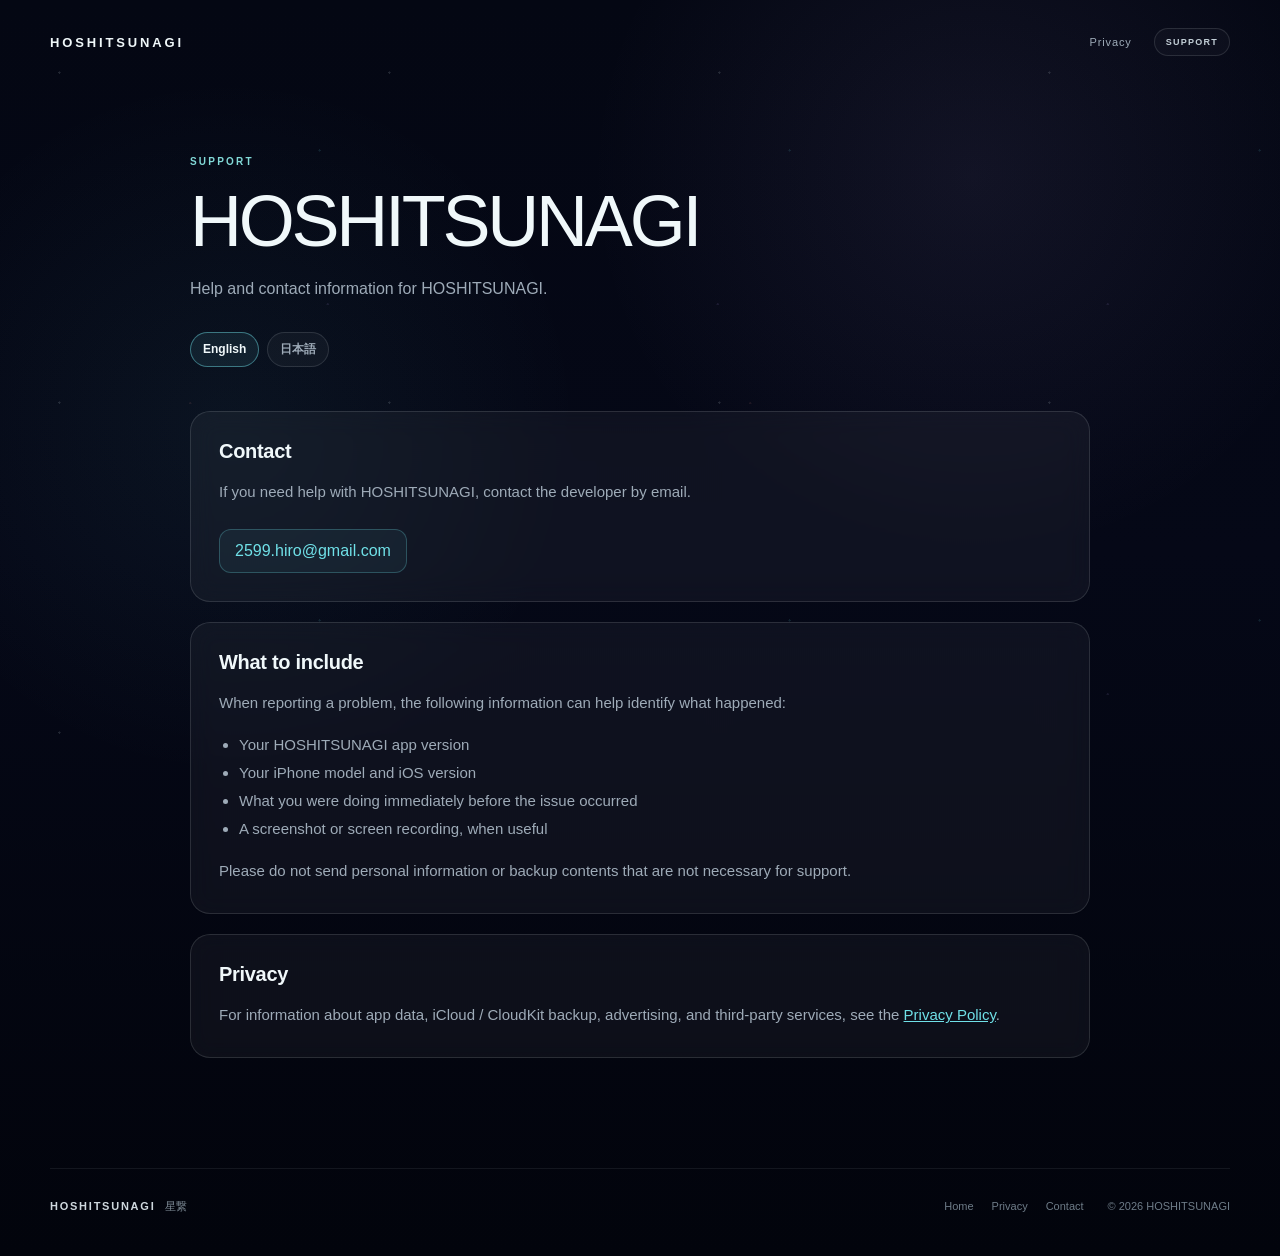
<file: hoshitsunagi/support/index.html>
<!doctype html>
<html lang="en">
<head>
  <meta charset="utf-8">
  <meta name="viewport" content="width=device-width, initial-scale=1">
  <title>Support — HOSHITSUNAGI</title>
  <meta name="description" content="Support and contact information for HOSHITSUNAGI.">
  <meta name="theme-color" content="#040713">
  <link rel="canonical" href="https://hoshitsunagi.app/support/">
  <link rel="icon" href="../assets/app-icon.png">
  <link rel="apple-touch-icon" href="../assets/app-icon.png">
  <link rel="stylesheet" href="../styles-9a7e6298.css">
</head>
<body>
  <header class="site-header">
    <a class="brand" href="../" aria-label="HOSHITSUNAGI home">
      <span class="brand-roman">HOSHITSUNAGI</span>
    </a>
    <nav class="header-nav" aria-label="Secondary navigation">
      <a href="../privacy/">Privacy</a>
      <span class="status">SUPPORT</span>
    </nav>
  </header>

  <main class="info-shell">
    <section class="info-hero">
      <p class="section-kicker">SUPPORT</p>
      <h1>HOSHITSUNAGI</h1>
      <p class="subtitle">
        <span data-lang-content="en">Help and contact information for HOSHITSUNAGI.</span>
        <span data-lang-content="ja">HOSHITSUNAGI（星繋）のサポート・お問い合わせ案内です。</span>
      </p>
      <div class="language-switcher" aria-label="Language switcher">
        <button type="button" class="language-button" data-lang-switch="en">English</button>
        <button type="button" class="language-button" data-lang-switch="ja">日本語</button>
      </div>
    </section>

    <div data-lang-content="en">
      <section class="info-section">
        <h2>Contact</h2>
        <p>If you need help with HOSHITSUNAGI, contact the developer by email.</p>
        <a class="support-mail" href="mailto:2599.hiro@gmail.com">2599.hiro@gmail.com</a>
      </section>

      <section class="info-section">
        <h2>What to include</h2>
        <p>When reporting a problem, the following information can help identify what happened:</p>
        <ul>
          <li>Your HOSHITSUNAGI app version</li>
          <li>Your iPhone model and iOS version</li>
          <li>What you were doing immediately before the issue occurred</li>
          <li>A screenshot or screen recording, when useful</li>
        </ul>
        <p>Please do not send personal information or backup contents that are not necessary for support.</p>
      </section>

      <section class="info-section">
        <h2>Privacy</h2>
        <p>For information about app data, iCloud / CloudKit backup, advertising, and third-party services, see the <a href="../privacy/">Privacy Policy</a>.</p>
      </section>
    </div>

    <div data-lang-content="ja">
      <section class="info-section">
        <h2>お問い合わせ</h2>
        <p>HOSHITSUNAGIについてお困りの場合は、開発者までメールでお問い合わせください。</p>
        <a class="support-mail" href="mailto:2599.hiro@gmail.com">2599.hiro@gmail.com</a>
      </section>

      <section class="info-section">
        <h2>お問い合わせ時にあると助かる情報</h2>
        <p>不具合についてお問い合わせいただく場合、次の情報があると状況を確認しやすくなります。</p>
        <ul>
          <li>HOSHITSUNAGIのアプリバージョン</li>
          <li>iPhoneの機種とiOSバージョン</li>
          <li>問題が起きる直前に行っていた操作</li>
          <li>必要に応じてスクリーンショットや画面収録</li>
        </ul>
        <p>サポートに不要な個人情報やバックアップ内容などは送信しないでください。</p>
      </section>

      <section class="info-section">
        <h2>プライバシー</h2>
        <p>アプリ内データ、iCloud / CloudKitバックアップ、広告、外部サービスに関する情報は、<a href="../privacy/">プライバシーポリシー</a>をご確認ください。</p>
      </section>
    </div>
  </main>

  <footer class="site-footer">
    <div class="footer-brand">
      <span class="footer-title">HOSHITSUNAGI</span>
      <span class="footer-subtitle">星繋</span>
    </div>
    <nav class="footer-links" aria-label="Footer navigation">
      <a href="../">Home</a>
      <a href="../privacy/">Privacy</a>
      <a href="mailto:2599.hiro@gmail.com">Contact</a>
    </nav>
    <span class="copyright">© 2026 HOSHITSUNAGI</span>
  </footer>

  <script>
    (function () {
      var storageKey = "hoshitsunagiPreferredLanguage";
      var browserLang = (navigator.language || "").toLowerCase();
      var defaultLang = browserLang.indexOf("ja") === 0 ? "ja" : "en";
      var langButtons = document.querySelectorAll("[data-lang-switch]");
      var langContents = document.querySelectorAll("[data-lang-content]");

      function applyLanguage(lang) {
        var activeLang = lang === "ja" ? "ja" : "en";
        document.documentElement.lang = activeLang;

        langContents.forEach(function (element) {
          element.hidden = element.getAttribute("data-lang-content") !== activeLang;
        });

        langButtons.forEach(function (button) {
          var isActive = button.getAttribute("data-lang-switch") === activeLang;
          button.classList.toggle("is-active", isActive);
          button.setAttribute("aria-pressed", isActive ? "true" : "false");
        });

        localStorage.setItem(storageKey, activeLang);
      }

      applyLanguage(localStorage.getItem(storageKey) || defaultLang);

      langButtons.forEach(function (button) {
        button.addEventListener("click", function () {
          applyLanguage(button.getAttribute("data-lang-switch"));
        });
      });
    }());
  </script>
</body>
</html>
</file>
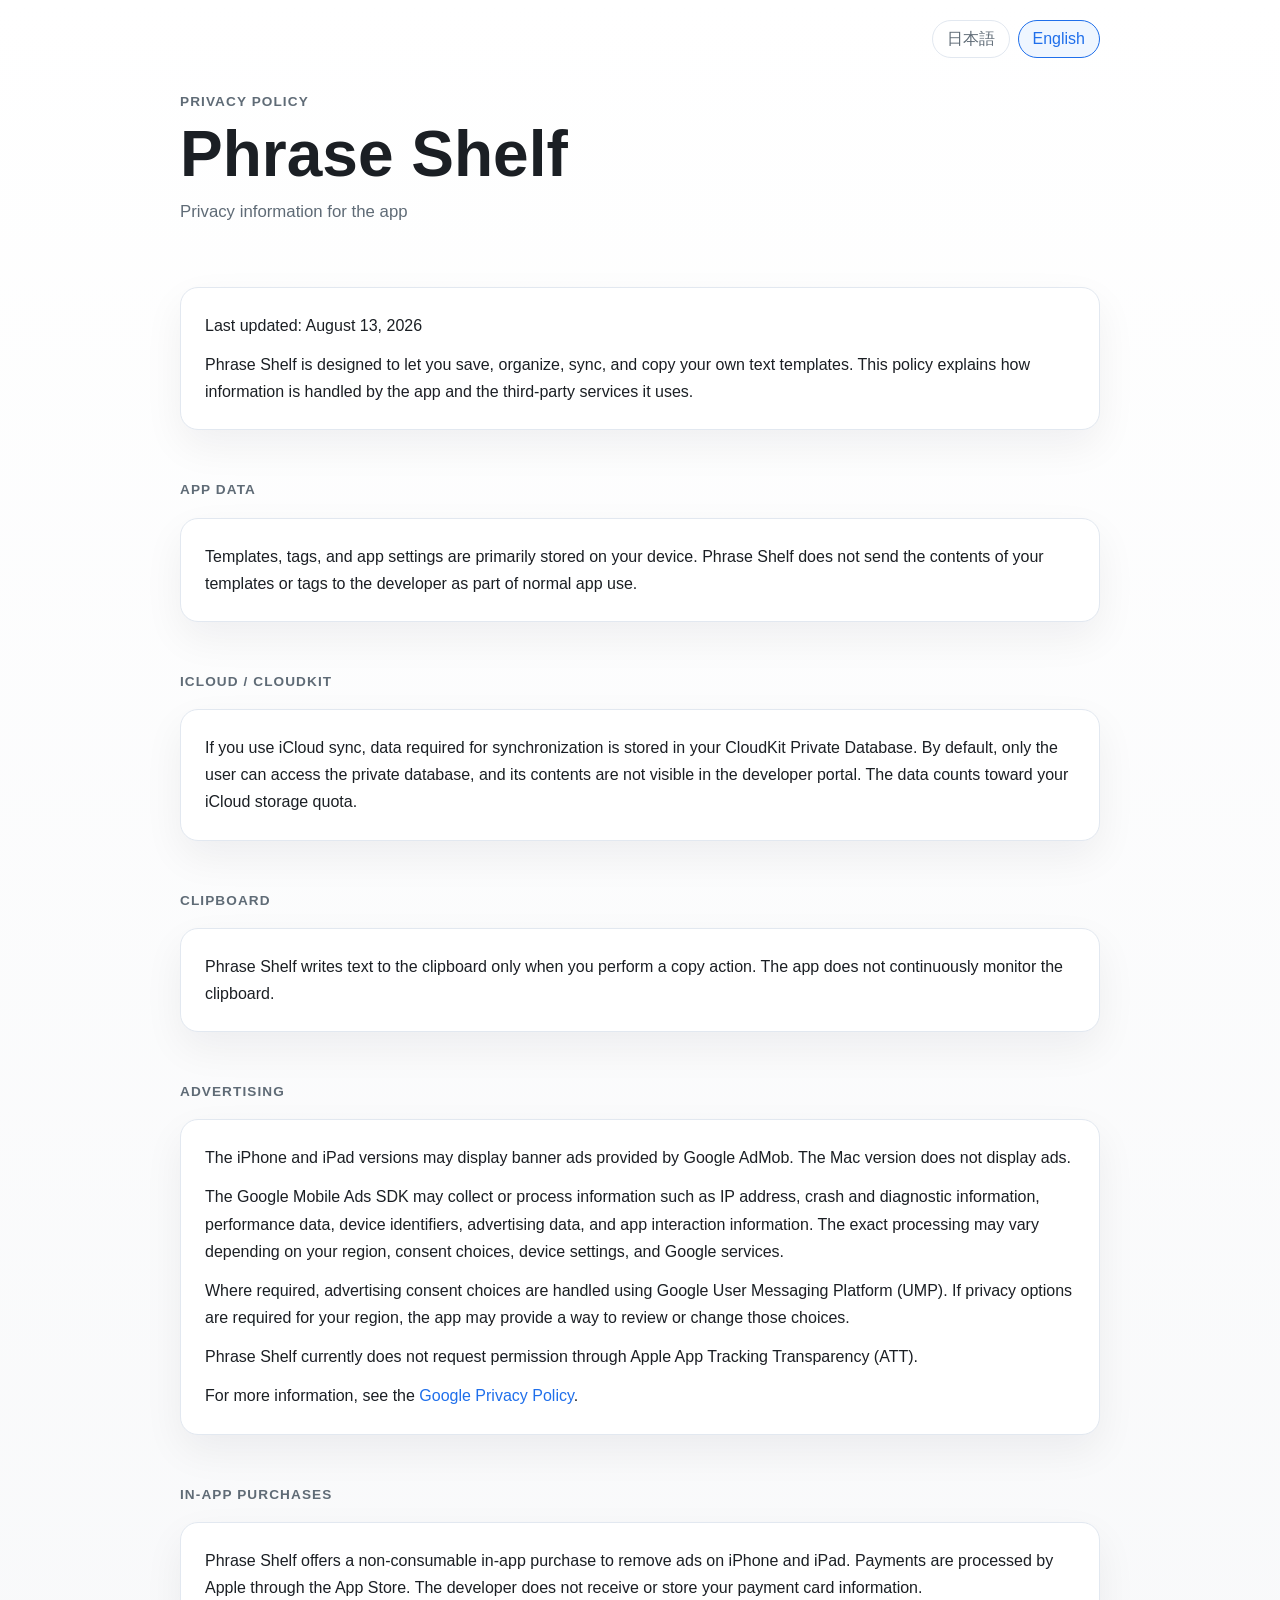
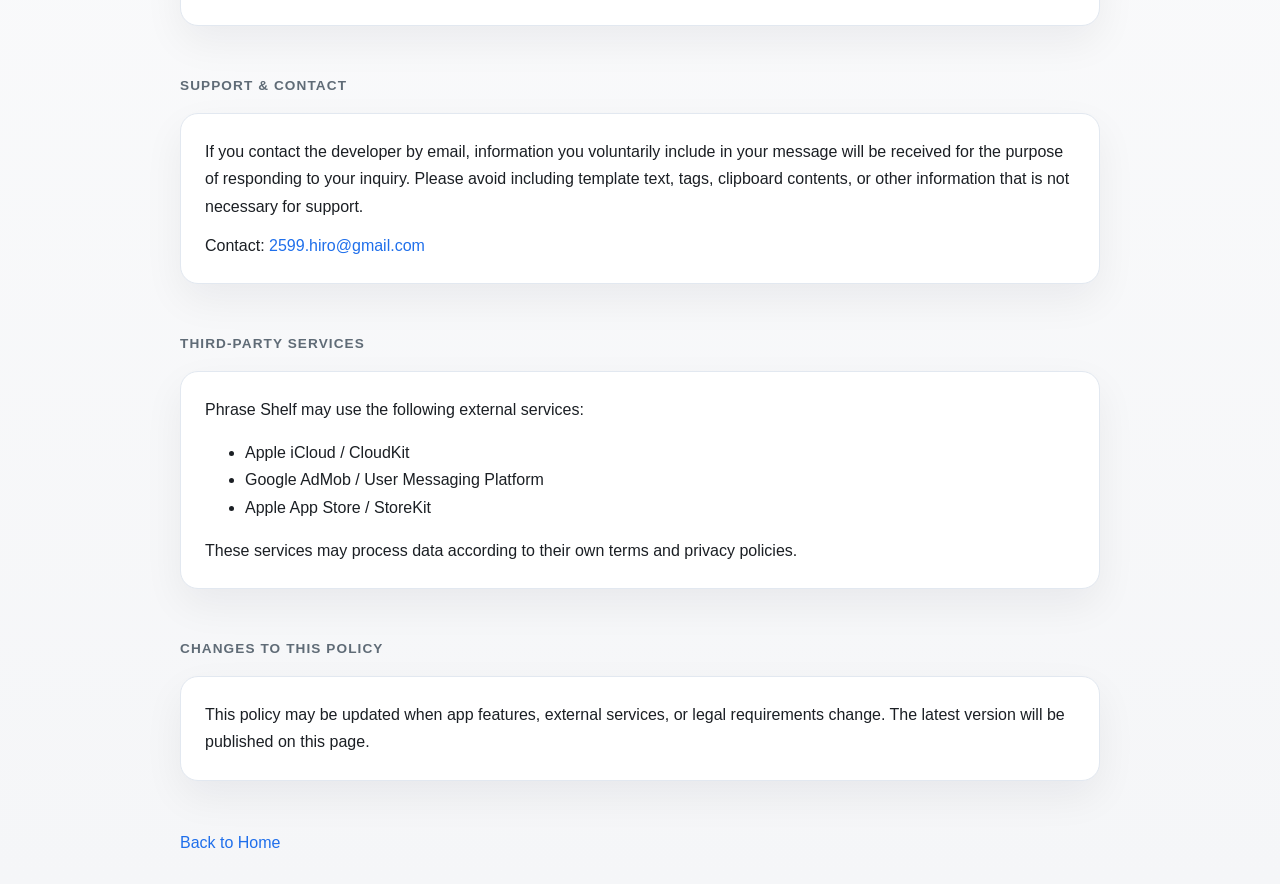
<file: phrase-shelf-privacy.html>
<!DOCTYPE html>
<html lang="en">
<head>
  <meta charset="UTF-8">
  <meta name="viewport" content="width=device-width, initial-scale=1.0">
  <meta http-equiv="refresh" content="0; url=./privacy/phrase-shelf-privacy.html">
  <link rel="canonical" href="./privacy/phrase-shelf-privacy.html">
  <title>Phrase Shelf Privacy</title>
</head>
<body>
  <p><a href="./privacy/phrase-shelf-privacy.html">Phrase Shelf Privacy</a></p>
</body>
</html>
</file>
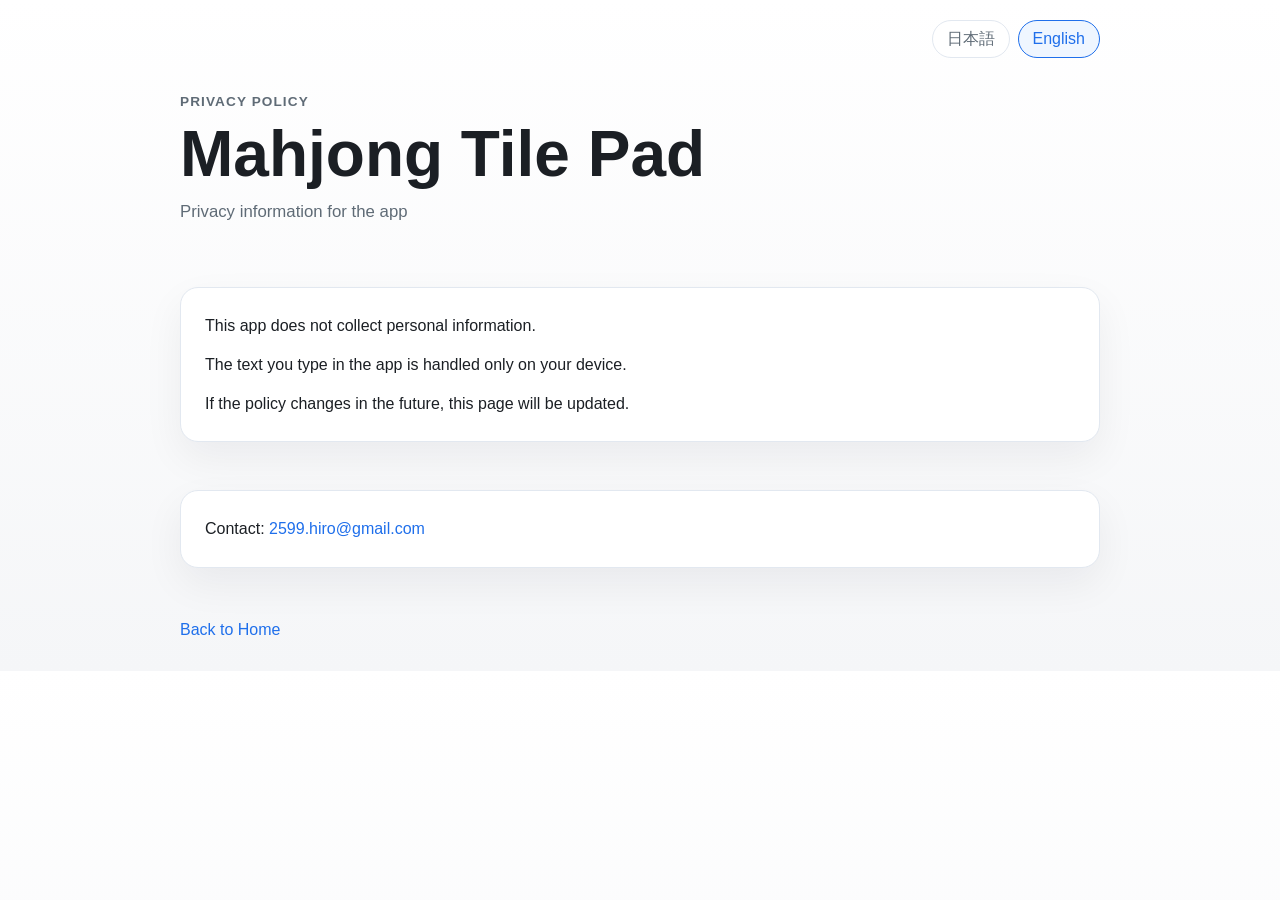
<file: privacy.html>
<!DOCTYPE html>
<html lang="en">
<head>
  <meta charset="UTF-8">
  <meta name="viewport" content="width=device-width, initial-scale=1.0">
  <meta http-equiv="refresh" content="0; url=./privacy/mahjong-tile-pad-privacy.html">
  <link rel="canonical" href="./privacy/mahjong-tile-pad-privacy.html">
  <title>Mahjong Tile Pad Privacy</title>
</head>
<body>
  <p><a href="./privacy/mahjong-tile-pad-privacy.html">Mahjong Tile Pad Privacy</a></p>
</body>
</html>
</file>
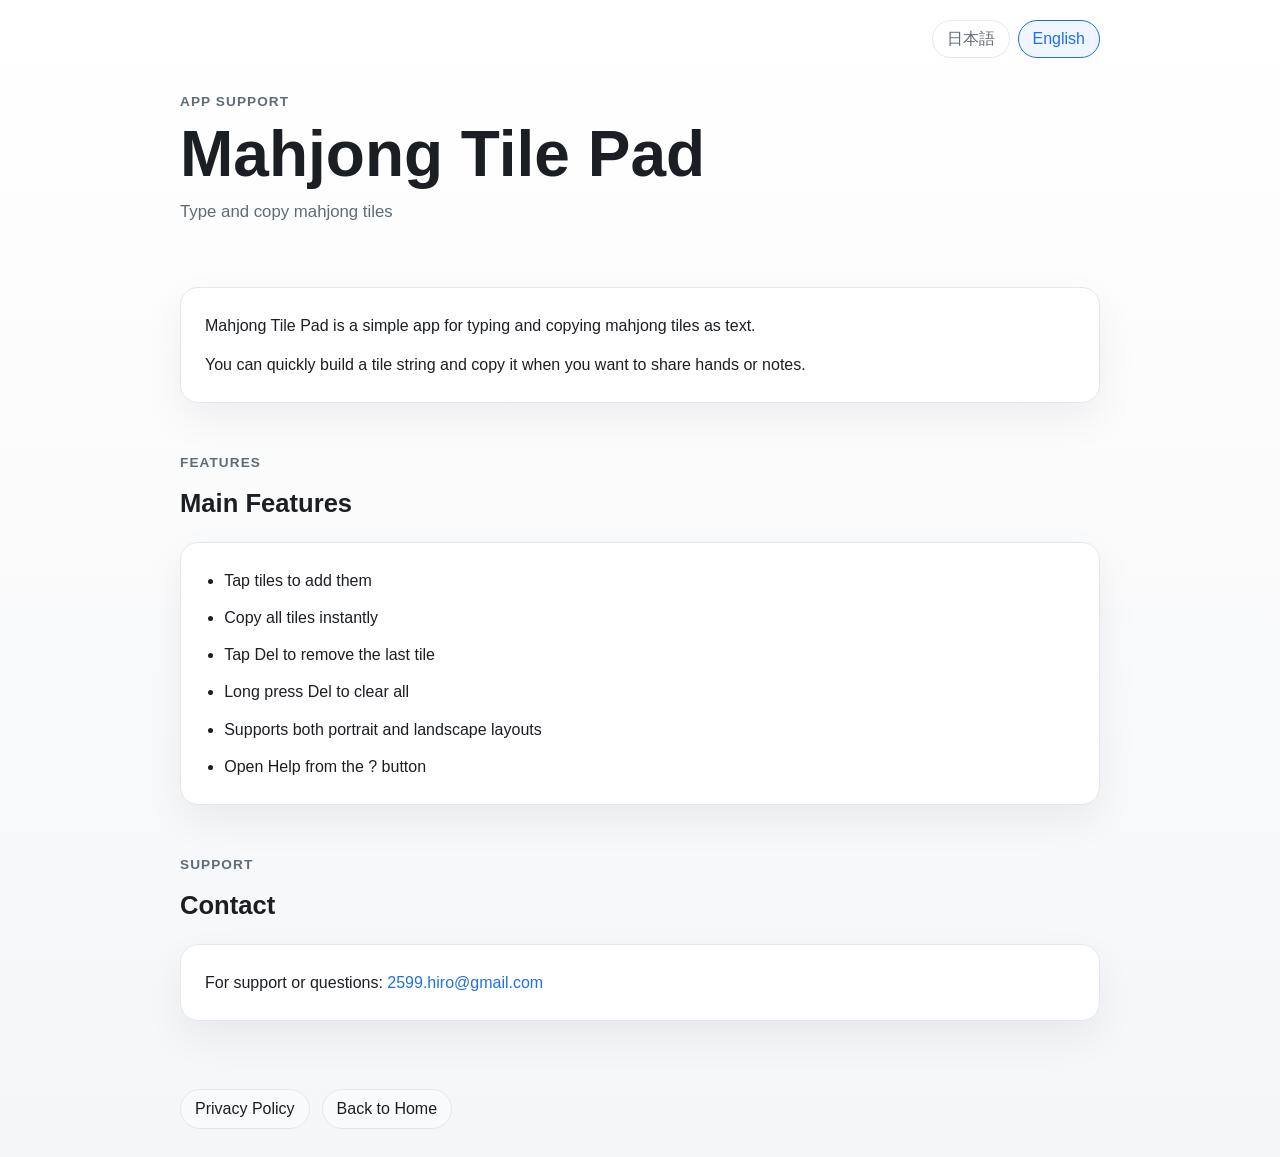
<file: apps/mahjong-tile-pad.html>
<!DOCTYPE html>
<html lang="ja">
<head>
  <meta charset="UTF-8">
  <meta name="viewport" content="width=device-width, initial-scale=1.0">
  <title>Mahjong Tile Pad</title>
  <meta
    name="description"
    content="Mahjong Tile Pad のサポートページです。"
  >
  <link rel="stylesheet" href="../style.css">
</head>
<body>
  <div class="language-switcher container" aria-label="Language switcher">
    <button type="button" class="language-button" data-lang-switch="ja">日本語</button>
    <button type="button" class="language-button" data-lang-switch="en">English</button>
  </div>

  <header class="hero hero-simple">
    <div class="container">
      <p class="eyebrow">
        <span data-lang-content="en">App Support</span>
        <span data-lang-content="ja">アプリサポート</span>
      </p>
      <h1 data-lang-content="en">Mahjong Tile Pad</h1>
      <h1 data-lang-content="ja">麻雀牌パッド</h1>
      <p class="hero-subtitle" data-lang-content="en">Type and copy mahjong tiles</p>
      <p class="hero-subtitle" data-lang-content="ja">麻雀牌を文字で入力してコピー</p>
    </div>
  </header>

  <main class="container">
    <section class="section">
      <div class="panel">
        <div data-lang-content="en">
          <p>Mahjong Tile Pad is a simple app for typing and copying mahjong tiles as text.</p>
          <p>You can quickly build a tile string and copy it when you want to share hands or notes.</p>
        </div>
        <div data-lang-content="ja">
          <p>Mahjong Tile Pad は、麻雀牌を文字で入力してコピーできるシンプルなアプリです。</p>
          <p>手牌やメモを文字で手早く作って、すぐにコピーして使えます。</p>
        </div>
      </div>
    </section>

    <section class="section">
      <div class="section-heading">
        <p class="section-label">
          <span data-lang-content="en">Features</span>
          <span data-lang-content="ja">Features</span>
        </p>
        <h2>
          <span data-lang-content="en">Main Features</span>
          <span data-lang-content="ja">主な機能</span>
        </h2>
      </div>
      <div class="panel">
        <ul class="feature-list" data-lang-content="en">
          <li>Tap tiles to add them</li>
          <li>Copy all tiles instantly</li>
          <li>Tap Del to remove the last tile</li>
          <li>Long press Del to clear all</li>
          <li>Supports both portrait and landscape layouts</li>
          <li>Open Help from the ? button</li>
        </ul>
        <ul class="feature-list" data-lang-content="ja">
          <li>牌をタップして入力</li>
          <li>Copyで牌をまとめてコピー</li>
          <li>Delで最後の牌を削除</li>
          <li>Del長押しで全消去</li>
          <li>縦画面・横画面に対応</li>
          <li>？から使い方を確認可能</li>
        </ul>
      </div>
    </section>

    <section class="section">
      <div class="section-heading">
        <p class="section-label">
          <span data-lang-content="en">Support</span>
          <span data-lang-content="ja">Support</span>
        </p>
        <h2>
          <span data-lang-content="en">Contact</span>
          <span data-lang-content="ja">サポート連絡先</span>
        </h2>
      </div>
      <div class="panel">
        <p data-lang-content="en">
          For support or questions:
          <a href="mailto:2599.hiro@gmail.com">2599.hiro@gmail.com</a>
        </p>
        <p data-lang-content="ja">
          サポートやお問い合わせ:
          <a href="mailto:2599.hiro@gmail.com">2599.hiro@gmail.com</a>
        </p>
      </div>
    </section>

    <section class="section">
      <div class="app-links">
        <a href="../privacy/mahjong-tile-pad-privacy.html">
          <span data-lang-content="en">Privacy Policy</span>
          <span data-lang-content="ja">プライバシーポリシー</span>
        </a>
        <a href="../index.html">
          <span data-lang-content="en">Back to Home</span>
          <span data-lang-content="ja">トップページへ戻る</span>
        </a>
      </div>
    </section>
  </main>

  <script>
    (function () {
      var storageKey = "preferredLanguage";
      var defaultLang = "ja";
      var langButtons = document.querySelectorAll("[data-lang-switch]");
      var langContents = document.querySelectorAll("[data-lang-content]");

      function applyLanguage(lang) {
        var activeLang = lang === "en" ? "en" : "ja";

        document.documentElement.lang = activeLang;
        document.body.setAttribute("data-current-lang", activeLang);

        langContents.forEach(function (element) {
          element.hidden = element.getAttribute("data-lang-content") !== activeLang;
        });

        langButtons.forEach(function (button) {
          var isActive = button.getAttribute("data-lang-switch") === activeLang;
          button.classList.toggle("is-active", isActive);
          button.setAttribute("aria-pressed", isActive ? "true" : "false");
        });

        localStorage.setItem(storageKey, activeLang);
      }

      var savedLang = localStorage.getItem(storageKey) || defaultLang;
      applyLanguage(savedLang);

      langButtons.forEach(function (button) {
        button.addEventListener("click", function () {
          applyLanguage(button.getAttribute("data-lang-switch"));
        });
      });
    }());
  </script>
</body>
</html>
</file>
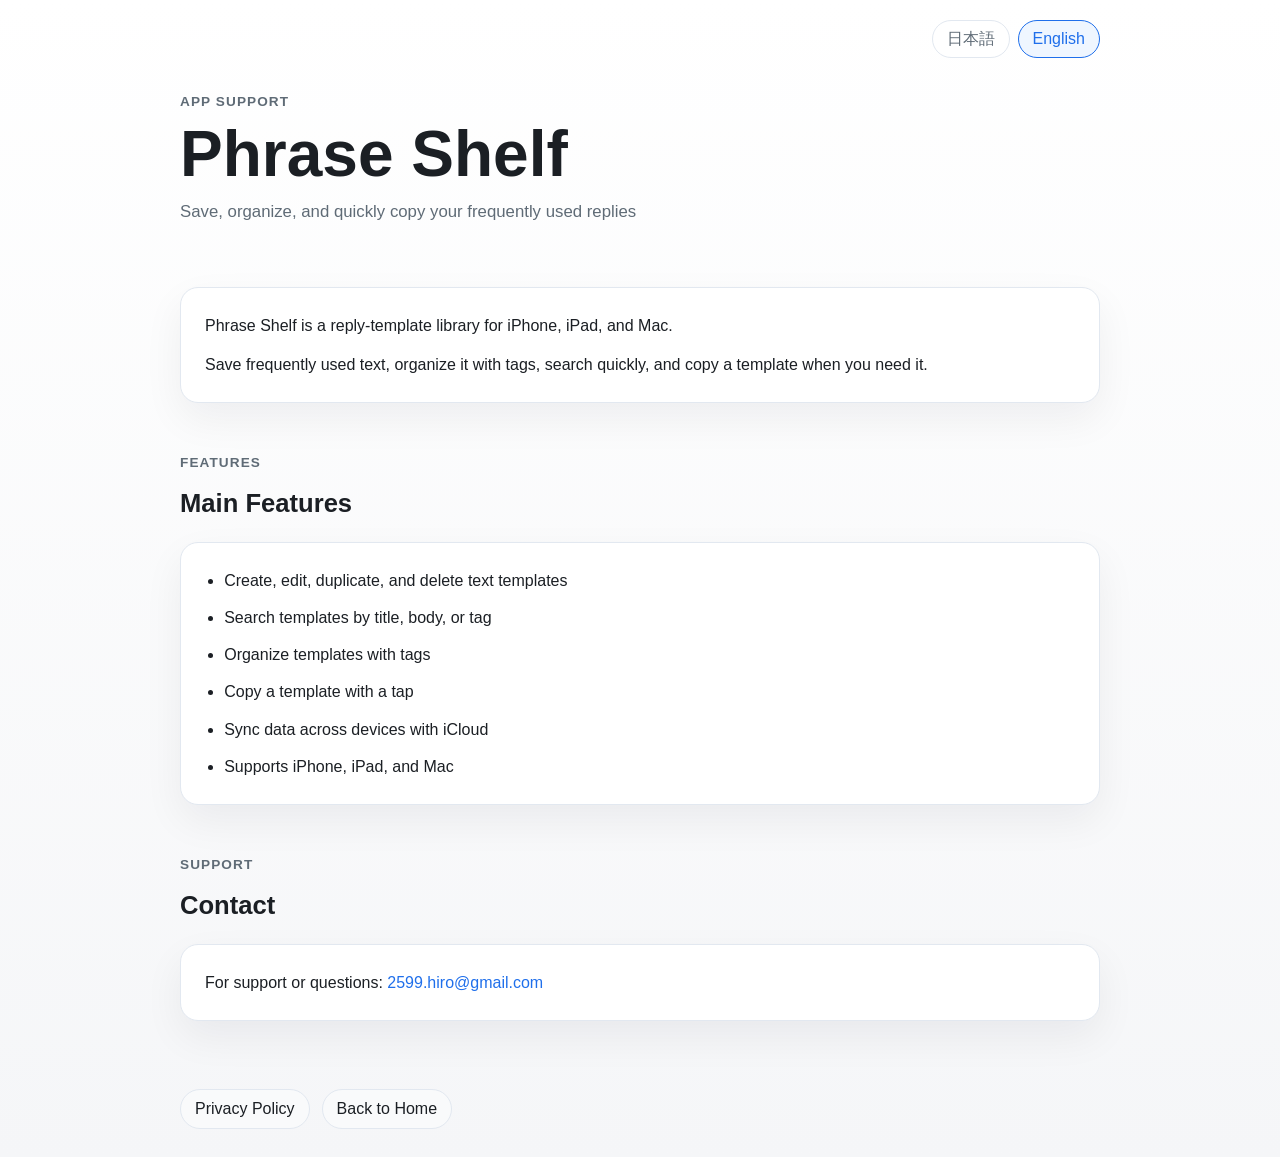
<file: apps/phrase-shelf.html>
<!DOCTYPE html>
<html lang="ja">
<head>
  <meta charset="UTF-8">
  <meta name="viewport" content="width=device-width, initial-scale=1.0">
  <title>Phrase Shelf</title>
  <meta
    name="description"
    content="Phrase Shelf のサポートページです。"
  >
  <link rel="stylesheet" href="../style.css">
</head>
<body>
  <div class="language-switcher container" aria-label="Language switcher">
    <button type="button" class="language-button" data-lang-switch="ja">日本語</button>
    <button type="button" class="language-button" data-lang-switch="en">English</button>
  </div>

  <header class="hero hero-simple">
    <div class="container">
      <p class="eyebrow">
        <span data-lang-content="en">App Support</span>
        <span data-lang-content="ja">アプリサポート</span>
      </p>
      <h1>Phrase Shelf</h1>
      <p class="hero-subtitle" data-lang-content="en">Save, organize, and quickly copy your frequently used replies</p>
      <p class="hero-subtitle" data-lang-content="ja">よく使う返信文を保存・整理して、すぐにコピー</p>
    </div>
  </header>

  <main class="container">
    <section class="section">
      <div class="panel">
        <div data-lang-content="en">
          <p>Phrase Shelf is a reply-template library for iPhone, iPad, and Mac.</p>
          <p>Save frequently used text, organize it with tags, search quickly, and copy a template when you need it.</p>
        </div>
        <div data-lang-content="ja">
          <p>Phrase Shelf は、iPhone・iPad・Macで使える返信テンプレート管理アプリです。</p>
          <p>よく使う文章を保存し、タグで整理・検索して、必要なときにすぐコピーできます。</p>
        </div>
      </div>
    </section>

    <section class="section">
      <div class="section-heading">
        <p class="section-label">
          <span>Features</span>
        </p>
        <h2>
          <span data-lang-content="en">Main Features</span>
          <span data-lang-content="ja">主な機能</span>
        </h2>
      </div>
      <div class="panel">
        <ul class="feature-list" data-lang-content="en">
          <li>Create, edit, duplicate, and delete text templates</li>
          <li>Search templates by title, body, or tag</li>
          <li>Organize templates with tags</li>
          <li>Copy a template with a tap</li>
          <li>Sync data across devices with iCloud</li>
          <li>Supports iPhone, iPad, and Mac</li>
        </ul>
        <ul class="feature-list" data-lang-content="ja">
          <li>文章テンプレートの作成・編集・複製・削除</li>
          <li>タイトル・本文・タグから検索</li>
          <li>タグでテンプレートを整理</li>
          <li>タップですぐにコピー</li>
          <li>iCloudで端末間同期</li>
          <li>iPhone・iPad・Macに対応</li>
        </ul>
      </div>
    </section>

    <section class="section">
      <div class="section-heading">
        <p class="section-label">
          <span>Support</span>
        </p>
        <h2>
          <span data-lang-content="en">Contact</span>
          <span data-lang-content="ja">サポート連絡先</span>
        </h2>
      </div>
      <div class="panel">
        <p data-lang-content="en">
          For support or questions:
          <a href="mailto:2599.hiro@gmail.com">2599.hiro@gmail.com</a>
        </p>
        <p data-lang-content="ja">
          サポートやお問い合わせ:
          <a href="mailto:2599.hiro@gmail.com">2599.hiro@gmail.com</a>
        </p>
      </div>
    </section>

    <section class="section">
      <div class="app-links">
        <a href="../privacy/phrase-shelf-privacy.html">
          <span data-lang-content="en">Privacy Policy</span>
          <span data-lang-content="ja">プライバシーポリシー</span>
        </a>
        <a href="../index.html">
          <span data-lang-content="en">Back to Home</span>
          <span data-lang-content="ja">トップページへ戻る</span>
        </a>
      </div>
    </section>
  </main>

  <script>
    (function () {
      var storageKey = "preferredLanguage";
      var defaultLang = "ja";
      var langButtons = document.querySelectorAll("[data-lang-switch]");
      var langContents = document.querySelectorAll("[data-lang-content]");

      function applyLanguage(lang) {
        var activeLang = lang === "en" ? "en" : "ja";

        document.documentElement.lang = activeLang;
        document.body.setAttribute("data-current-lang", activeLang);

        langContents.forEach(function (element) {
          element.hidden = element.getAttribute("data-lang-content") !== activeLang;
        });

        langButtons.forEach(function (button) {
          var isActive = button.getAttribute("data-lang-switch") === activeLang;
          button.classList.toggle("is-active", isActive);
          button.setAttribute("aria-pressed", isActive ? "true" : "false");
        });

        localStorage.setItem(storageKey, activeLang);
      }

      var savedLang = localStorage.getItem(storageKey) || defaultLang;
      applyLanguage(savedLang);

      langButtons.forEach(function (button) {
        button.addEventListener("click", function () {
          applyLanguage(button.getAttribute("data-lang-switch"));
        });
      });
    }());
  </script>
</body>
</html>
</file>
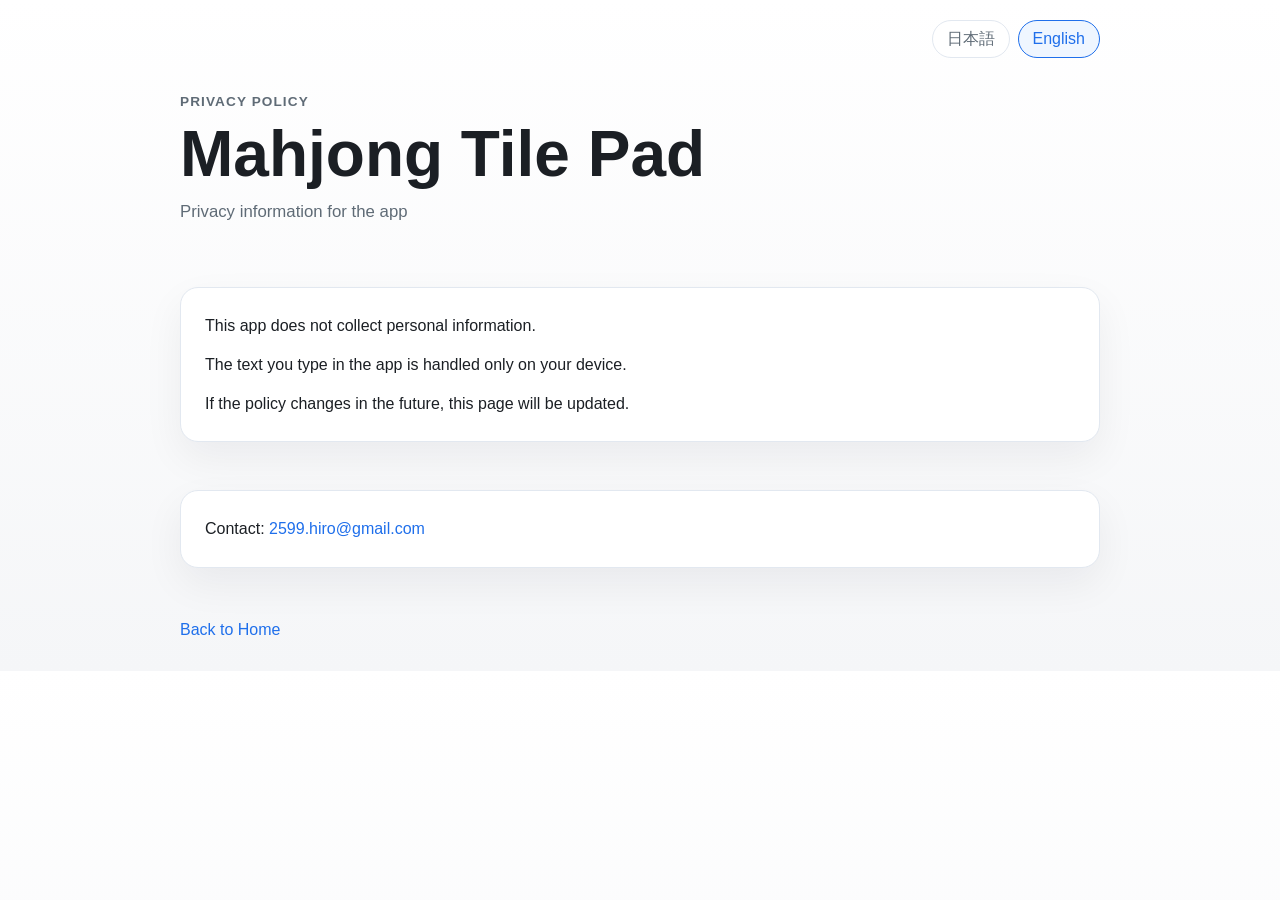
<file: privacy/mahjong-tile-pad-privacy.html>
<!DOCTYPE html>
<html lang="en">
<head>
  <meta charset="UTF-8">
  <meta name="viewport" content="width=device-width, initial-scale=1.0">
  <title>Mahjong Tile Pad Privacy Policy</title>
  <meta
    name="description"
    content="Privacy policy page for Mahjong Tile Pad."
  >
  <link rel="stylesheet" href="../style.css">
</head>
<body>
  <div class="language-switcher container" aria-label="Language switcher">
    <button type="button" class="language-button" data-lang-switch="ja">日本語</button>
    <button type="button" class="language-button" data-lang-switch="en">English</button>
  </div>

  <header class="hero hero-simple">
    <div class="container">
      <p class="eyebrow">
        <span data-lang-content="en">Privacy Policy</span>
        <span data-lang-content="ja">プライバシーポリシー</span>
      </p>
      <h1>Mahjong Tile Pad</h1>
      <p class="hero-subtitle">
        <span data-lang-content="en">Privacy information for the app</span>
        <span data-lang-content="ja">アプリのプライバシー情報</span>
      </p>
    </div>
  </header>

  <main class="container">
    <section class="section">
      <div class="panel">
        <div data-lang-content="en">
          <p>This app does not collect personal information.</p>
          <p>The text you type in the app is handled only on your device.</p>
          <p>If the policy changes in the future, this page will be updated.</p>
        </div>
        <div data-lang-content="ja">
          <p>このアプリは個人情報を収集しません。</p>
          <p>アプリ内で入力したテキストは、利用者の端末内でのみ扱われます。</p>
          <p>今後ポリシーを変更する場合は、このページを更新します。</p>
        </div>
      </div>
    </section>

    <section class="section">
      <div class="panel">
        <p data-lang-content="en">
          Contact:
          <a href="mailto:2599.hiro@gmail.com">2599.hiro@gmail.com</a>
        </p>
        <p data-lang-content="ja">
          連絡先:
          <a href="mailto:2599.hiro@gmail.com">2599.hiro@gmail.com</a>
        </p>
      </div>
    </section>

    <section class="section">
      <p class="back-link">
        <a href="../index.html">
          <span data-lang-content="en">Back to Home</span>
          <span data-lang-content="ja">トップページへ戻る</span>
        </a>
      </p>
    </section>
  </main>

  <script>
    (function () {
      var storageKey = "preferredLanguage";
      var defaultLang = "en";
      var langButtons = document.querySelectorAll("[data-lang-switch]");
      var langContents = document.querySelectorAll("[data-lang-content]");

      function applyLanguage(lang) {
        var activeLang = lang === "ja" ? "ja" : "en";

        document.documentElement.lang = activeLang;
        document.body.setAttribute("data-current-lang", activeLang);

        langContents.forEach(function (element) {
          element.hidden = element.getAttribute("data-lang-content") !== activeLang;
        });

        langButtons.forEach(function (button) {
          var isActive = button.getAttribute("data-lang-switch") === activeLang;
          button.classList.toggle("is-active", isActive);
          button.setAttribute("aria-pressed", isActive ? "true" : "false");
        });

        localStorage.setItem(storageKey, activeLang);
      }

      var savedLang = localStorage.getItem(storageKey) || defaultLang;
      applyLanguage(savedLang);

      langButtons.forEach(function (button) {
        button.addEventListener("click", function () {
          applyLanguage(button.getAttribute("data-lang-switch"));
        });
      });
    }());
  </script>
</body>
</html>
</file>
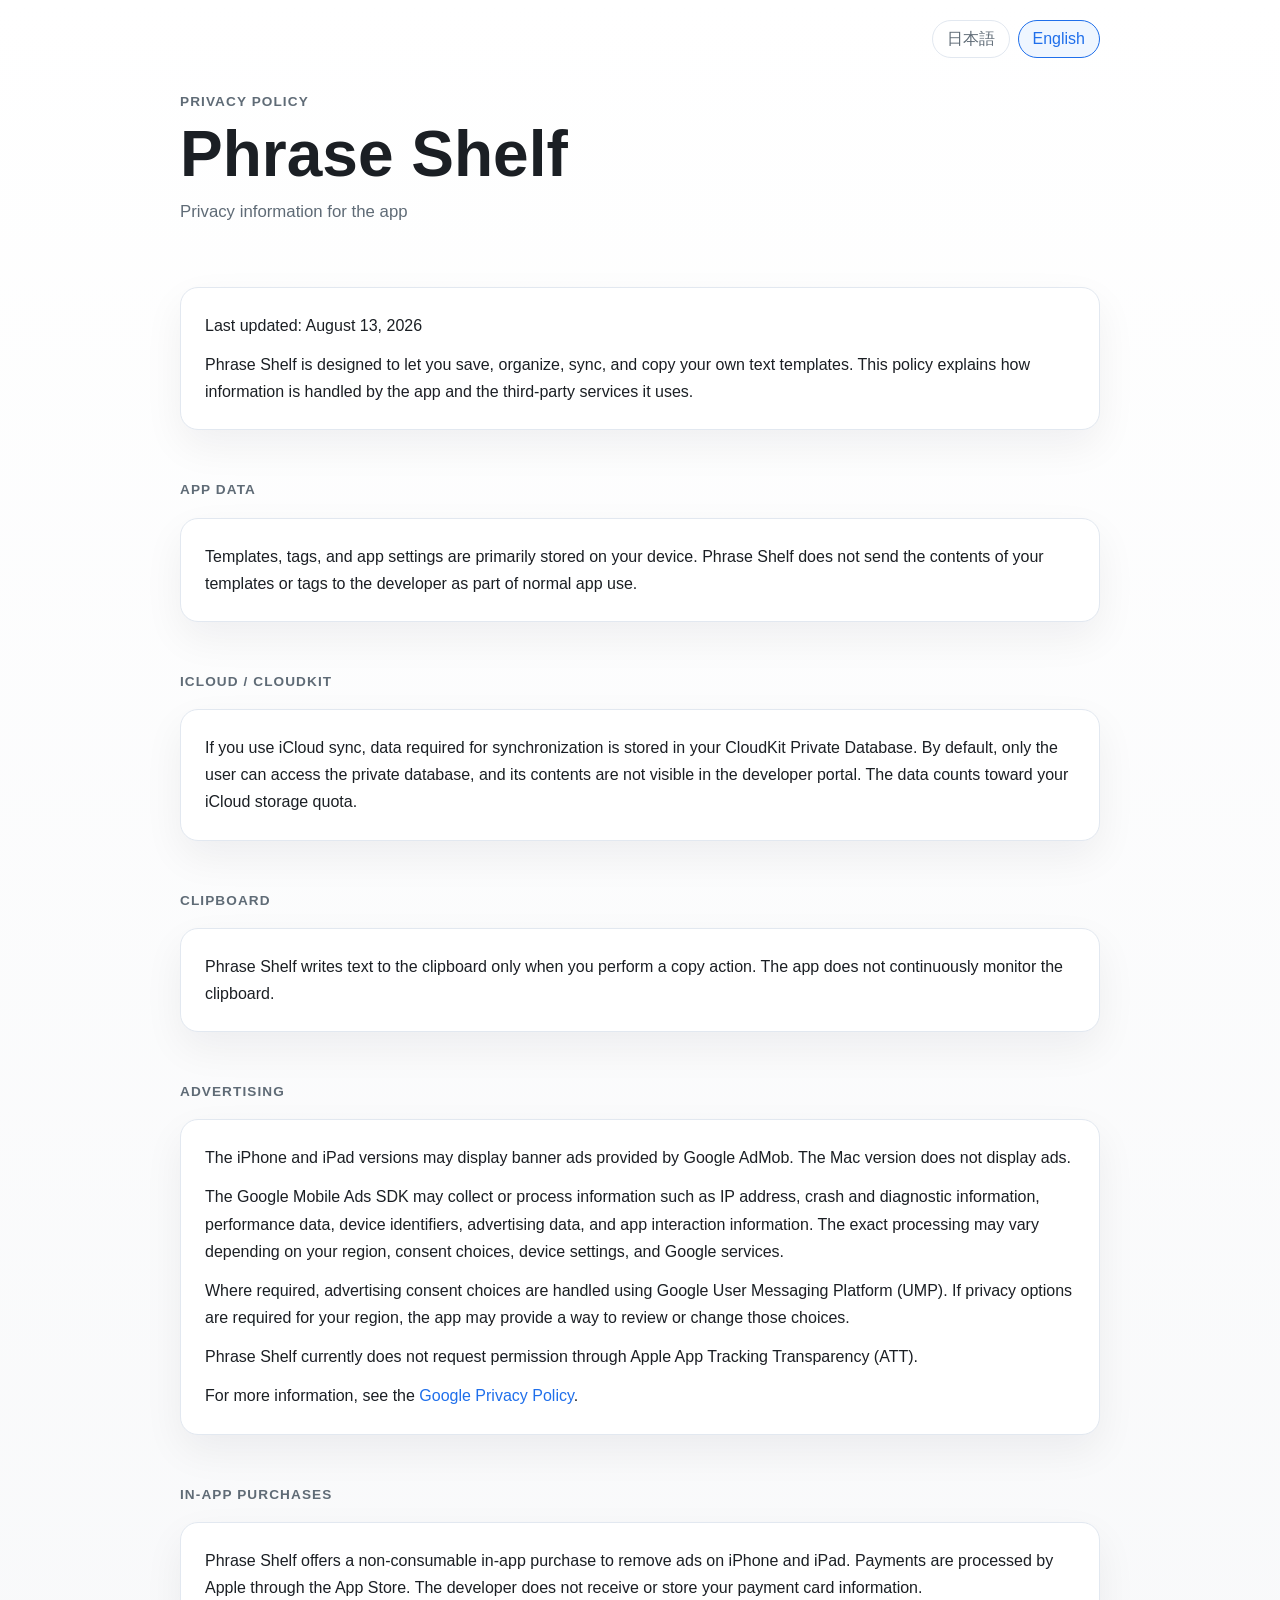
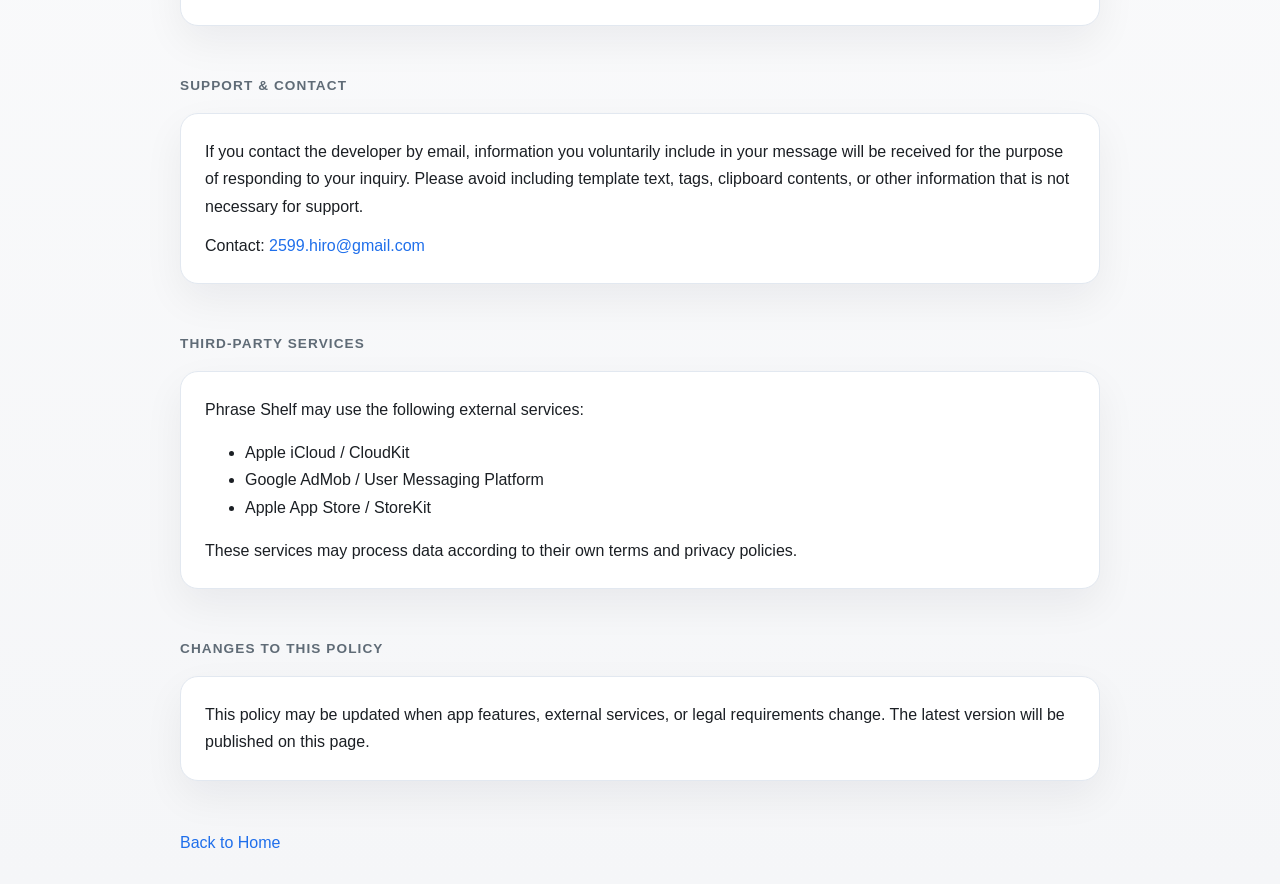
<file: privacy/phrase-shelf-privacy.html>
<!DOCTYPE html>
<html lang="en">
<head>
  <meta charset="UTF-8">
  <meta name="viewport" content="width=device-width, initial-scale=1.0">
  <title>Phrase Shelf Privacy Policy</title>
  <meta
    name="description"
    content="Privacy policy page for Phrase Shelf."
  >
  <link rel="stylesheet" href="../style.css">
</head>
<body>
  <div class="language-switcher container" aria-label="Language switcher">
    <button type="button" class="language-button" data-lang-switch="ja">日本語</button>
    <button type="button" class="language-button" data-lang-switch="en">English</button>
  </div>

  <header class="hero hero-simple">
    <div class="container">
      <p class="eyebrow">
        <span data-lang-content="en">Privacy Policy</span>
        <span data-lang-content="ja">プライバシーポリシー</span>
      </p>
      <h1>Phrase Shelf</h1>
      <p class="hero-subtitle">
        <span data-lang-content="en">Privacy information for the app</span>
        <span data-lang-content="ja">アプリのプライバシー情報</span>
      </p>
    </div>
  </header>

  <main class="container">
    <section class="section">
      <div class="panel">
        <div data-lang-content="en">
          <p>Last updated: August 13, 2026</p>
          <p>
            Phrase Shelf is designed to let you save, organize, sync, and copy your own text templates. This policy explains how information is handled by the app and the third-party services it uses.
          </p>
        </div>
        <div data-lang-content="ja">
          <p>最終更新日：2026年8月13日</p>
          <p>
            Phrase Shelf は、自分用の文章テンプレートを保存・整理・同期・コピーするためのアプリです。本ポリシーでは、アプリおよび利用している外部サービスにおける情報の取り扱いについて説明します。
          </p>
        </div>
      </div>
    </section>

    <section class="section">
      <div class="section-heading">
        <p class="section-label"><span data-lang-content="en">APP DATA</span><span data-lang-content="ja">アプリ内データ</span></p>
      </div>
      <div class="panel">
        <div data-lang-content="en">
          <p>
            Templates, tags, and app settings are primarily stored on your device. Phrase Shelf does not send the contents of your templates or tags to the developer as part of normal app use.
          </p>
        </div>
        <div data-lang-content="ja">
          <p>
            テンプレート、タグ、アプリ設定は、基本的に利用者の端末内に保存されます。通常のアプリ利用において、テンプレート本文やタグの内容が開発者へ送信されることはありません。
          </p>
        </div>
      </div>
    </section>

    <section class="section">
      <div class="section-heading">
        <p class="section-label"><span>iCloud / CloudKit</span></p>
      </div>
      <div class="panel">
        <div data-lang-content="en">
          <p>
            If you use iCloud sync, data required for synchronization is stored in your CloudKit Private Database. By default, only the user can access the private database, and its contents are not visible in the developer portal. The data counts toward your iCloud storage quota.
          </p>
        </div>
        <div data-lang-content="ja">
          <p>
            iCloud同期を利用する場合、同期に必要なデータは利用者のCloudKit Private Databaseに保存されます。Private Databaseは、原則として利用者本人のみがアクセスでき、その内容は開発者ポータルには表示されません。保存データは利用者のiCloudストレージ容量に含まれます。
          </p>
        </div>
      </div>
    </section>

    <section class="section">
      <div class="section-heading">
        <p class="section-label"><span data-lang-content="en">CLIPBOARD</span><span data-lang-content="ja">クリップボード</span></p>
      </div>
      <div class="panel">
        <div data-lang-content="en">
          <p>
            Phrase Shelf writes text to the clipboard only when you perform a copy action. The app does not continuously monitor the clipboard.
          </p>
        </div>
        <div data-lang-content="ja">
          <p>
            Phrase Shelfは、利用者がコピー操作を行ったときにのみテキストをクリップボードへ書き込みます。クリップボードを継続的に監視する機能はありません。
          </p>
        </div>
      </div>
    </section>

    <section class="section">
      <div class="section-heading">
        <p class="section-label"><span data-lang-content="en">ADVERTISING</span><span data-lang-content="ja">広告</span></p>
      </div>
      <div class="panel">
        <div data-lang-content="en">
          <p>
            The iPhone and iPad versions may display banner ads provided by Google AdMob. The Mac version does not display ads.
          </p>
          <p>
            The Google Mobile Ads SDK may collect or process information such as IP address, crash and diagnostic information, performance data, device identifiers, advertising data, and app interaction information. The exact processing may vary depending on your region, consent choices, device settings, and Google services.
          </p>
          <p>
            Where required, advertising consent choices are handled using Google User Messaging Platform (UMP). If privacy options are required for your region, the app may provide a way to review or change those choices.
          </p>
          <p>
            Phrase Shelf currently does not request permission through Apple App Tracking Transparency (ATT).
          </p>
          <p>
            For more information, see the <a href="https://policies.google.com/privacy" target="_blank" rel="noopener noreferrer">Google Privacy Policy</a>.
          </p>
        </div>
        <div data-lang-content="ja">
          <p>
            iPhoneおよびiPad版では、Google AdMobによるバナー広告を表示する場合があります。Mac版では広告を表示しません。
          </p>
          <p>
            Google Mobile Ads SDKは、IPアドレス、クラッシュ・診断情報、パフォーマンス情報、端末識別子、広告データ、アプリ操作情報などを収集または処理する場合があります。実際の処理内容は、利用者の地域、同意内容、端末設定、Googleのサービス仕様などによって異なる場合があります。
          </p>
          <p>
            必要な地域では、広告に関する同意の選択にGoogle User Messaging Platform（UMP）を利用します。地域によってプライバシー設定の再確認が必要な場合、アプリ内から選択内容を確認・変更できる導線を提供する場合があります。
          </p>
          <p>
            現在、Phrase ShelfはAppleのApp Tracking Transparency（ATT）による追跡許可を要求しません。
          </p>
          <p>
            詳しくは<a href="https://policies.google.com/privacy" target="_blank" rel="noopener noreferrer">Googleプライバシーポリシー</a>をご確認ください。
          </p>
        </div>
      </div>
    </section>

    <section class="section">
      <div class="section-heading">
        <p class="section-label"><span data-lang-content="en">IN-APP PURCHASES</span><span data-lang-content="ja">アプリ内課金</span></p>
      </div>
      <div class="panel">
        <div data-lang-content="en">
          <p>
            Phrase Shelf offers a non-consumable in-app purchase to remove ads on iPhone and iPad. Payments are processed by Apple through the App Store. The developer does not receive or store your payment card information.
          </p>
        </div>
        <div data-lang-content="ja">
          <p>
            Phrase Shelfでは、iPhoneおよびiPadの広告を削除するための非消耗型アプリ内課金を提供します。決済はAppleのApp Storeを通じて処理され、開発者が利用者のクレジットカード情報などを取得・保存することはありません。
          </p>
        </div>
      </div>
    </section>

    <section class="section">
      <div class="section-heading">
        <p class="section-label"><span data-lang-content="en">SUPPORT & CONTACT</span><span data-lang-content="ja">問い合わせ</span></p>
      </div>
      <div class="panel">
        <div data-lang-content="en">
          <p>
            If you contact the developer by email, information you voluntarily include in your message will be received for the purpose of responding to your inquiry. Please avoid including template text, tags, clipboard contents, or other information that is not necessary for support.
          </p>
          <p>
            Contact: <a href="mailto:2599.hiro@gmail.com">2599.hiro@gmail.com</a>
          </p>
        </div>
        <div data-lang-content="ja">
          <p>
            メールでお問い合わせいただいた場合、利用者が任意にメールへ記載した情報を、問い合わせ対応のために受け取ります。サポートに不要なテンプレート本文、タグ、クリップボード内容などは送信しないでください。
          </p>
          <p>
            連絡先：<a href="mailto:2599.hiro@gmail.com">2599.hiro@gmail.com</a>
          </p>
        </div>
      </div>
    </section>

    <section class="section">
      <div class="section-heading">
        <p class="section-label"><span data-lang-content="en">THIRD-PARTY SERVICES</span><span data-lang-content="ja">外部サービス</span></p>
      </div>
      <div class="panel">
        <div data-lang-content="en">
          <p>Phrase Shelf may use the following external services:</p>
          <ul>
            <li>Apple iCloud / CloudKit</li>
            <li>Google AdMob / User Messaging Platform</li>
            <li>Apple App Store / StoreKit</li>
          </ul>
          <p>
            These services may process data according to their own terms and privacy policies.
          </p>
        </div>
        <div data-lang-content="ja">
          <p>Phrase Shelfでは、以下の外部サービスを利用する場合があります。</p>
          <ul>
            <li>Apple iCloud / CloudKit</li>
            <li>Google AdMob / User Messaging Platform</li>
            <li>Apple App Store / StoreKit</li>
          </ul>
          <p>
            これらのサービスでは、それぞれの利用規約およびプライバシーポリシーに基づいて情報が処理される場合があります。
          </p>
        </div>
      </div>
    </section>

    <section class="section">
      <div class="section-heading">
        <p class="section-label"><span data-lang-content="en">CHANGES TO THIS POLICY</span><span data-lang-content="ja">本ポリシーの変更</span></p>
      </div>
      <div class="panel">
        <div data-lang-content="en">
          <p>
            This policy may be updated when app features, external services, or legal requirements change. The latest version will be published on this page.
          </p>
        </div>
        <div data-lang-content="ja">
          <p>
            アプリ機能、外部サービス、法令等の変更に応じて本ポリシーを更新する場合があります。最新の内容はこのページに掲載します。
          </p>
        </div>
      </div>
    </section>

    <section class="section">
      <p class="back-link">
        <a href="../index.html">
          <span data-lang-content="en">Back to Home</span>
          <span data-lang-content="ja">トップページへ戻る</span>
        </a>
      </p>
    </section>
  </main>

  <script>
    (function () {
      var storageKey = "preferredLanguage";
      var defaultLang = "en";
      var langButtons = document.querySelectorAll("[data-lang-switch]");
      var langContents = document.querySelectorAll("[data-lang-content]");

      function applyLanguage(lang) {
        var activeLang = lang === "ja" ? "ja" : "en";

        document.documentElement.lang = activeLang;
        document.body.setAttribute("data-current-lang", activeLang);

        langContents.forEach(function (element) {
          element.hidden = element.getAttribute("data-lang-content") !== activeLang;
        });

        langButtons.forEach(function (button) {
          var isActive = button.getAttribute("data-lang-switch") === activeLang;
          button.classList.toggle("is-active", isActive);
          button.setAttribute("aria-pressed", isActive ? "true" : "false");
        });

        localStorage.setItem(storageKey, activeLang);
      }

      var savedLang = localStorage.getItem(storageKey) || defaultLang;
      applyLanguage(savedLang);

      langButtons.forEach(function (button) {
        button.addEventListener("click", function () {
          applyLanguage(button.getAttribute("data-lang-switch"));
        });
      });
    }());
  </script>
</body>
</html>
</file>
<file: style.css>
:root {
  color-scheme: light;
  --bg: #f5f6f8;
  --surface: #ffffff;
  --surface-muted: #f9fafb;
  --text: #1b1f24;
  --text-muted: #5f6b76;
  --border: #e2e8f0;
  --accent: #1f6feb;
  --shadow: 0 16px 40px rgba(15, 23, 42, 0.06);
  --radius: 18px;
  --max-width: 920px;
}

* {
  box-sizing: border-box;
}

body {
  margin: 0;
  font-family: -apple-system, BlinkMacSystemFont, "Segoe UI", sans-serif;
  background: linear-gradient(180deg, #ffffff 0%, var(--bg) 100%);
  color: var(--text);
  line-height: 1.7;
}

body[data-current-lang="ja"] {
  font-family: -apple-system, BlinkMacSystemFont, "Hiragino Sans", "Yu Gothic", "Segoe UI", sans-serif;
}

a {
  color: var(--accent);
  text-decoration: none;
}

a:hover {
  text-decoration: underline;
}

.container {
  width: min(calc(100% - 32px), var(--max-width));
  margin: 0 auto;
}

.language-switcher {
  display: flex;
  justify-content: flex-end;
  gap: 8px;
  padding-top: 20px;
}

.language-button {
  min-height: 38px;
  padding: 0 14px;
  border: 1px solid var(--border);
  border-radius: 999px;
  background: var(--surface);
  color: var(--text-muted);
  font: inherit;
  cursor: pointer;
}

.language-button.is-active {
  border-color: var(--accent);
  color: var(--accent);
  background: #eff6ff;
}

.hero {
  padding: 72px 0 40px;
}

.hero-simple {
  padding-top: 32px;
}

.eyebrow,
.section-label,
.app-label {
  margin: 0 0 8px;
  font-size: 0.85rem;
  font-weight: 700;
  letter-spacing: 0.08em;
  text-transform: uppercase;
  color: var(--text-muted);
}

h1,
h2,
h3,
.hero-subtitle,
.app-name-ja {
  margin: 0;
}

h1 {
  font-size: clamp(2.4rem, 6vw, 4rem);
  line-height: 1.05;
}

.hero-subtitle {
  margin-top: 10px;
  font-size: 1.05rem;
  color: var(--text-muted);
}

.hero-meta {
  margin: 12px 0 0;
}

.subtle-link {
  display: inline-flex;
  align-items: center;
  gap: 8px;
  color: var(--text-muted);
  font-size: 0.95rem;
}

.subtle-link:hover {
  color: var(--text);
  text-decoration: none;
}

.subtle-link-icon {
  width: 18px;
  height: 18px;
  fill: currentColor;
  flex: 0 0 auto;
}

.hero-text {
  max-width: 620px;
  margin: 22px 0 0;
  font-size: 1rem;
  color: var(--text-muted);
}

.section {
  padding: 20px 0 28px;
}

.section-heading {
  margin-bottom: 16px;
}

h2 {
  font-size: 1.6rem;
}

.panel,
.app-card {
  background: var(--surface);
  border: 1px solid var(--border);
  border-radius: var(--radius);
  box-shadow: var(--shadow);
}

.panel {
  padding: 24px;
}

.panel p,
.app-card p {
  margin: 0;
}

.panel p + p,
.app-card-body p + p {
  margin-top: 12px;
}

.apps-grid {
  display: grid;
  grid-template-columns: 1fr;
  gap: 20px;
}

.app-card {
  padding: 24px;
}

.app-card-header {
  margin-bottom: 18px;
}

h3 {
  font-size: 1.35rem;
}

.app-name-ja {
  margin-top: 6px;
  color: var(--text-muted);
}

[data-lang-content][hidden] {
  display: none !important;
}

.app-links {
  display: flex;
  flex-wrap: wrap;
  gap: 12px;
  margin-top: 20px;
}

.app-links a {
  display: inline-flex;
  align-items: center;
  min-height: 40px;
  padding: 0 14px;
  border: 1px solid var(--border);
  border-radius: 999px;
  background: var(--surface-muted);
  color: var(--text);
}

.app-links a:hover {
  text-decoration: none;
  border-color: var(--accent);
}

.back-link {
  margin: 0;
}

.feature-list {
  margin: 0;
  padding-left: 1.2rem;
}

.feature-list li + li {
  margin-top: 10px;
}

@media (max-width: 640px) {
  .language-switcher {
    justify-content: flex-start;
    padding-top: 16px;
  }

  .hero {
    padding: 56px 0 28px;
  }

  .panel,
  .app-card {
    padding: 20px;
  }
}
</file>
<file: hoshitsunagi/styles-9a7e6298.css>
:root {
  color-scheme: dark;
  --bg: #040713;
  --bg-deep: #02040c;
  --bg-soft: #091126;
  --bg-violet: #100b20;
  --panel: rgba(255, 255, 255, 0.045);
  --panel-border: rgba(240, 248, 250, 0.12);
  --text: #f0f8fa;
  --muted: #9eabb8;
  --muted-strong: #c3cfd7;
  --accent-a: #70e1e8;
  --accent-b: #64d5b4;
  --accent-c: #b6a1ee;
  --accent-coral: #ff9e91;
  --accent-rose: #d99aaa;
  --accent-moon: #dce8ef;
  --accent-prism: #ffd98c;
  --title-teal: #82d9d7;
  --max: 1180px;
  --page: min(calc(100% - 48px), var(--max));
}

* {
  box-sizing: border-box;
}

html {
  scroll-behavior: smooth;
  background: var(--bg);
}

body {
  margin: 0;
  min-height: 100vh;
  overflow-x: hidden;
  background:
    radial-gradient(circle at 76% 14%, rgba(182, 161, 238, .08), transparent 24rem),
    radial-gradient(circle at 18% 34%, rgba(112, 225, 232, .055), transparent 22rem),
    linear-gradient(180deg, var(--bg) 0%, #050817 44%, var(--bg-deep) 100%);
  color: var(--text);
  font-family: Inter, ui-sans-serif, -apple-system, BlinkMacSystemFont, "Segoe UI", "Hiragino Sans", "Yu Gothic UI", "Yu Gothic", sans-serif;
  -webkit-font-smoothing: antialiased;
  text-rendering: optimizeLegibility;
}

body::before {
  content: "";
  position: fixed;
  inset: 0;
  z-index: 0;
  pointer-events: none;
  opacity: .2;
  background-image:
    radial-gradient(circle at 18% 22%, rgba(220,232,239,.7) 0 1px, transparent 1.3px),
    radial-gradient(circle at 68% 32%, rgba(112,225,232,.6) 0 1px, transparent 1.3px),
    radial-gradient(circle at 84% 78%, rgba(182,161,238,.55) 0 1px, transparent 1.3px),
    radial-gradient(circle at 34% 72%, rgba(255,158,145,.45) 0 1px, transparent 1.3px);
  background-size: 330px 330px, 470px 470px, 390px 390px, 560px 560px;
}

body > * {
  position: relative;
  z-index: 1;
}

img {
  max-width: 100%;
  display: block;
}

a {
  color: inherit;
}

.site-header {
  width: var(--page);
  margin: 0 auto;
  padding: 28px 0;
  display: flex;
  align-items: center;
  justify-content: space-between;
  gap: 24px;
}

.brand {
  display: inline-flex;
  align-items: center;
  min-width: 0;
  text-decoration: none;
}

.brand-roman {
  color: var(--text);
  font-size: 13px;
  font-weight: 620;
  letter-spacing: .22em;
  white-space: nowrap;
}

.header-nav {
  display: flex;
  align-items: center;
  gap: 22px;
  color: var(--muted);
  font-size: 11px;
  letter-spacing: .08em;
}

.header-nav a,
.footer-links a,
.release-links a {
  text-decoration: none;
  transition: color 180ms ease;
}

.header-nav a:hover,
.footer-links a:hover,
.release-links a:hover {
  color: var(--text);
}

.status {
  border: 1px solid var(--panel-border);
  border-radius: 999px;
  padding: 8px 11px;
  color: var(--muted-strong);
  background: rgba(255,255,255,.025);
  font-size: 9px;
  font-weight: 700;
  letter-spacing: .14em;
  white-space: nowrap;
}

.hero {
  width: var(--page);
  min-height: calc(100vh - 92px);
  margin: 0 auto;
  padding: clamp(70px, 9vh, 120px) 0 clamp(100px, 12vh, 160px);
  display: grid;
  grid-template-columns: minmax(0, 1fr) minmax(360px, .85fr);
  gap: clamp(54px, 8vw, 110px);
  align-items: center;
}

.hero-copy {
  max-width: 720px;
}

.eyebrow,
.section-kicker {
  margin: 0 0 18px;
  color: var(--title-teal);
  font-size: 10px;
  font-weight: 700;
  letter-spacing: .22em;
  text-transform: uppercase;
}

.hero h1 {
  margin: 0;
  font-size: clamp(52px, 7.1vw, 98px);
  line-height: .96;
  letter-spacing: -.055em;
  font-weight: 560;
}

.hero h1 span {
  color: var(--accent-moon);
}

.hero-ja {
  margin: 24px 0 0;
  color: #d0d9df;
  font-size: clamp(16px, 1.8vw, 21px);
  letter-spacing: .1em;
}

.lead,
.section-lead,
.feature-copy > p,
.release > div > p {
  color: var(--muted);
  line-height: 1.85;
}

.lead {
  max-width: 620px;
  margin: 28px 0 0;
  font-size: 16px;
}

.hero-actions {
  margin-top: 36px;
  display: flex;
  align-items: center;
  flex-wrap: wrap;
  gap: 20px;
}

.store-button {
  min-height: 48px;
  display: inline-flex;
  align-items: center;
  justify-content: center;
  padding: 0 18px;
  border: 1px solid rgba(240,248,250,.15);
  border-radius: 13px;
  background: rgba(240,248,250,.075);
  color: var(--text);
  font-size: 12px;
  font-weight: 650;
  letter-spacing: .04em;
  text-decoration: none;
  cursor: pointer;
  transition: background-color 180ms ease, border-color 180ms ease;
}

.store-button:hover {
  background: rgba(240,248,250,.12);
  border-color: rgba(240,248,250,.3);
}

.store-button:focus-visible {
  outline: 3px solid var(--accent-a);
  outline-offset: 3px;
}

.text-link {
  color: var(--muted-strong);
  font-size: 12px;
  text-decoration: none;
}

.release-note {
  margin: 18px 0 0;
  color: #6f7f8c;
  font-size: 11px;
  line-height: 1.7;
}

.hero-visual {
  min-width: 0;
}

.icon-stage {
  position: relative;
  width: min(100%, 510px);
  margin-left: auto;
  isolation: isolate;
}

.icon-ambient {
  position: absolute;
  inset: 7%;
  z-index: -1;
  width: 86%;
  filter: blur(58px) saturate(.9);
  opacity: .28;
  transform: scale(1.08);
}

.app-icon {
  width: 100%;
  aspect-ratio: 1;
  object-fit: cover;
  border-radius: 23%;
  box-shadow:
    0 34px 90px rgba(0,0,0,.38),
    0 0 0 1px rgba(240,248,250,.08);
}

.kanji-lockup {
  width: min(92%, 420px);
  height: 112px;
  margin: 24px 0 0 auto;
  overflow: hidden;
  display: grid;
  place-items: center;
}

.kanji-logo {
  width: 100%;
  filter: invert(1) grayscale(1) contrast(1.08);
  mix-blend-mode: screen;
  opacity: .78;
  transform: scale(1.28);
}

.section-shell {
  width: var(--page);
  margin: 0 auto;
  padding: clamp(100px, 12vw, 160px) 0;
  border-top: 1px solid rgba(240,248,250,.075);
}

.section-heading {
  display: grid;
  grid-template-columns: minmax(0, 1fr) minmax(260px, .65fr);
  gap: clamp(36px, 7vw, 100px);
  align-items: end;
}

.section-heading h2,
.feature-copy h2,
.release h2 {
  margin: 0;
  font-size: clamp(42px, 6vw, 76px);
  line-height: 1.02;
  letter-spacing: -.045em;
  font-weight: 520;
}

.section-lead {
  margin: 0;
  max-width: 520px;
  font-size: 15px;
}

.flow {
  margin-top: clamp(64px, 9vw, 108px);
}

.flow-step {
  display: grid;
  grid-template-columns: 90px minmax(0, 1fr);
  gap: 28px;
  padding: 34px 0;
  border-top: 1px solid rgba(240,248,250,.09);
}

.flow-step:last-child {
  border-bottom: 1px solid rgba(240,248,250,.09);
}

.flow-index {
  color: #526271;
  font-size: 11px;
  font-weight: 700;
  letter-spacing: .16em;
  padding-top: 5px;
}

.flow-word {
  margin: 0 0 9px;
  color: var(--accent-a);
  font-size: 10px;
  font-weight: 750;
  letter-spacing: .24em;
}

.flow-step:nth-child(2) .flow-word {
  color: var(--accent-c);
}

.flow-step:nth-child(3) .flow-word {
  color: var(--accent-prism);
}

.flow-copy h3 {
  margin: 0;
  font-size: clamp(26px, 3.2vw, 42px);
  line-height: 1.12;
  letter-spacing: -.03em;
  font-weight: 500;
}

.flow-copy p:last-child {
  max-width: 690px;
  margin: 15px 0 0;
  color: var(--muted);
  font-size: 15px;
  line-height: 1.8;
}

.feature-split {
  display: grid;
  grid-template-columns: minmax(0, 1fr) minmax(320px, .8fr);
  gap: clamp(60px, 10vw, 130px);
  align-items: center;
}

.feature-split.reverse {
  grid-template-columns: minmax(320px, .8fr) minmax(0, 1fr);
}

.feature-split.reverse .feature-copy {
  order: 2;
}

.feature-split.reverse .replay-quote {
  order: 1;
}

.feature-copy > p {
  max-width: 650px;
  margin: 26px 0 0;
  font-size: 15px;
}

.feature-aside {
  min-height: 300px;
  display: grid;
  align-content: center;
  grid-template-columns: auto 1fr;
  column-gap: 20px;
  row-gap: 22px;
}

.aside-label {
  color: #728290;
  font-size: 10px;
  letter-spacing: .22em;
  font-weight: 700;
}

.aside-label.accent {
  color: var(--accent-prism);
}

.aside-line {
  height: 1px;
  align-self: center;
  background: linear-gradient(90deg, rgba(112,225,232,.5), rgba(182,161,238,.2), transparent);
}

.replay-quote {
  display: flex;
  flex-direction: column;
  gap: 12px;
  color: rgba(240,248,250,.13);
  font-size: clamp(42px, 6vw, 80px);
  line-height: .86;
  font-weight: 650;
  letter-spacing: -.045em;
}

.replay-quote span:nth-child(2) {
  color: rgba(112,225,232,.24);
}

.replay-quote span:nth-child(3) {
  color: rgba(182,161,238,.32);
}

.release {
  display: grid;
  grid-template-columns: 150px minmax(0, 1fr);
  gap: 36px;
  align-items: center;
}

.release-icon {
  width: 150px;
  aspect-ratio: 1;
  object-fit: cover;
  border-radius: 28px;
  box-shadow: 0 20px 56px rgba(0,0,0,.34);
}

.release h2 {
  font-size: clamp(44px, 7vw, 92px);
  letter-spacing: .045em;
}

.release > div > p {
  margin: 16px 0 0;
}

.release-links {
  display: flex;
  gap: 20px;
  margin-top: 22px;
  color: var(--muted-strong);
  font-size: 12px;
}

.site-footer {
  width: var(--page);
  margin: 0 auto;
  padding: 30px 0 42px;
  border-top: 1px solid rgba(240,248,250,.075);
  display: flex;
  align-items: center;
  gap: 24px;
  color: #6e7c88;
  font-size: 11px;
}

.footer-brand {
  display: flex;
  align-items: baseline;
  gap: 10px;
  margin-right: auto;
}

.footer-title {
  color: #cfd8de;
  font-weight: 700;
  letter-spacing: .16em;
}

.footer-subtitle {
  color: #7e8b96;
}

.footer-links {
  display: flex;
  gap: 18px;
}

.copyright {
  white-space: nowrap;
}

/* Shared information pages */
.info-shell,
.privacy-shell {
  position: relative;
  z-index: 1;
  width: min(calc(100% - 48px), 900px);
  margin: 0 auto;
  padding: 72px 0 110px;
}

.info-hero,
.privacy-hero {
  margin-bottom: 44px;
}

.info-hero h1,
.privacy-hero h1 {
  margin: 0;
  font-size: clamp(42px, 7vw, 72px);
  line-height: 1;
  letter-spacing: -.045em;
  font-weight: 540;
}

.info-hero .subtitle,
.privacy-hero .subtitle {
  margin: 18px 0 0;
  color: var(--muted);
  font-size: 16px;
  line-height: 1.8;
}

.language-switcher {
  display: flex;
  gap: 8px;
  margin: 28px 0 0;
}

.language-button {
  appearance: none;
  border: 1px solid var(--panel-border);
  border-radius: 999px;
  background: rgba(255,255,255,.035);
  color: var(--muted);
  padding: 8px 12px;
  font: inherit;
  font-size: 12px;
  font-weight: 700;
  cursor: pointer;
}

.language-button.is-active {
  color: var(--text);
  border-color: rgba(112,225,232,.45);
  background: rgba(112,225,232,.08);
}

.info-section,
.policy-section {
  margin-top: 20px;
  padding: 28px;
  border: 1px solid var(--panel-border);
  border-radius: 20px;
  background: var(--panel);
  backdrop-filter: blur(12px);
}

.info-section h2,
.policy-section h2 {
  margin: 0 0 14px;
  font-size: 20px;
  letter-spacing: -.015em;
}

.info-section p,
.info-section li,
.policy-section p,
.policy-section li {
  color: var(--muted);
  font-size: 15px;
  line-height: 1.85;
}

.info-section p:last-child,
.info-section ul:last-child,
.policy-section p:last-child,
.policy-section ul:last-child {
  margin-bottom: 0;
}

.info-section a,
.policy-section a {
  color: var(--accent-a);
}

.info-section ul,
.policy-section ul {
  margin: 12px 0 0;
  padding-left: 1.25rem;
}

.support-mail {
  display: inline-flex;
  margin-top: 8px;
  padding: 12px 15px;
  border: 1px solid rgba(112,225,232,.26);
  border-radius: 12px;
  text-decoration: none;
  background: rgba(112,225,232,.055);
}

.updated {
  color: #cbd6dc;
  font-size: 13px;
  letter-spacing: .02em;
}

[hidden] {
  display: none !important;
}

@media (max-width: 900px) {
  :root {
    --page: min(calc(100% - 36px), var(--max));
  }

  .header-nav > a {
    display: none;
  }

  .hero {
    min-height: auto;
    grid-template-columns: 1fr;
    gap: 64px;
    padding-top: 80px;
  }

  .hero-copy {
    max-width: 760px;
  }

  .hero-visual {
    width: min(100%, 640px);
    margin: 0 auto;
  }

  .icon-stage {
    margin: 0 auto;
  }

  .kanji-lockup {
    margin-right: auto;
  }

  .section-heading,
  .feature-split,
  .feature-split.reverse {
    grid-template-columns: 1fr;
  }

  .feature-split.reverse .feature-copy,
  .feature-split.reverse .replay-quote {
    order: initial;
  }

  .feature-aside {
    min-height: 220px;
  }

  .replay-quote {
    font-size: clamp(42px, 12vw, 78px);
  }

  .site-footer {
    flex-wrap: wrap;
  }

  .copyright {
    width: 100%;
  }
}

@media (max-width: 600px) {
  :root {
    --page: min(calc(100% - 28px), var(--max));
  }

  .site-header {
    padding-top: 20px;
    gap: 14px;
  }

  .brand-roman {
    font-size: 11px;
    letter-spacing: .16em;
  }

  .header-nav {
    gap: 10px;
  }

  .status {
    padding: 7px 9px;
    font-size: 8px;
  }

  .hero {
    padding-top: 62px;
    padding-bottom: 96px;
  }

  .hero h1 {
    font-size: clamp(46px, 15vw, 68px);
  }

  .hero-actions {
    align-items: flex-start;
    flex-direction: column;
  }

  .store-button {
    width: 100%;
  }

  .kanji-lockup {
    height: 90px;
  }

  .section-shell {
    padding: 92px 0;
  }

  .feature-split {
    gap: 44px;
    padding-top: 76px;
    padding-bottom: 76px;
  }

  .flow-step {
    grid-template-columns: 44px minmax(0, 1fr);
    gap: 14px;
    padding: 28px 0;
  }

  .flow-copy h3 {
    font-size: 27px;
  }

  .feature-aside {
    min-height: 124px;
  }

  .release {
    grid-template-columns: 86px minmax(0, 1fr);
    gap: 20px;
  }

  .release-icon {
    width: 86px;
    border-radius: 19px;
  }

  .release h2 {
    font-size: clamp(32px, 10vw, 48px);
    letter-spacing: .03em;
  }

  .site-footer {
    align-items: flex-start;
    flex-direction: column;
    gap: 14px;
  }

  .footer-brand {
    margin-right: 0;
  }

  .footer-links {
    flex-wrap: wrap;
  }

  .info-shell,
  .privacy-shell {
    width: min(calc(100% - 28px), 900px);
    padding-top: 48px;
  }

  .info-section,
  .policy-section {
    padding: 22px 20px;
    border-radius: 16px;
  }
}

@media (prefers-reduced-motion: reduce) {
  *,
  *::before,
  *::after {
    animation-duration: .01ms !important;
    animation-iteration-count: 1 !important;
    scroll-behavior: auto !important;
    transition-duration: .01ms !important;
  }
}
</file>
<file: hoshitsunagi/hero-logo.css>
/* Homepage hero only: keep the existing square, halo and layout unchanged. */
.logo-switch {
  position: relative;
  display: block;
  width: 100%;
  aspect-ratio: 1;
  padding: 0;
  border: 0;
  border-radius: 23%;
  overflow: hidden;
  isolation: isolate;
  appearance: none;
  background: #050817;
  cursor: pointer;
  -webkit-tap-highlight-color: transparent;
  box-shadow: 0 34px 90px rgba(0,0,0,.38), 0 0 0 1px rgba(240,248,250,.08);
}

.logo-switch:focus-visible {
  outline: 3px solid var(--accent-a);
  outline-offset: 6px;
}

.logo-switch .app-icon {
  position: absolute;
  inset: 0;
  width: 100%;
  height: 100%;
  aspect-ratio: auto;
  border-radius: inherit;
  box-shadow: none;
}

.kanji-panel {
  position: absolute;
  inset: 0;
  display: grid;
  place-items: center;
  background: radial-gradient(circle at 50% 43%, #15213b 0%, #091024 54%, #040713 100%);
  opacity: 0;
  pointer-events: none;
  transition: opacity 750ms ease-in-out;
}

.logo-switch.is-kanji .kanji-panel { opacity: 1; }
.logo-switch.is-autoplay .kanji-panel { transition-duration: 1200ms; }

.kanji-image {
  width: auto;
  height: 76%;
  max-width: 74%;
  object-fit: contain;
  opacity: .8;
  /* Matches the ColorFilter.matrix applied to the same asset in the Flutter app. */
  filter: url('#kanji-ink');
}

.logo-svg-filter {
  position: absolute;
  width: 0;
  height: 0;
  pointer-events: none;
}

@media (prefers-reduced-motion: reduce) {
  .kanji-panel { transition: none; }
}
</file>
<file: hoshitsunagi/site-stars.css>
/* Homepage-only game-native stars, always behind the existing page content. */
body > .site-stars {
  position: fixed;
  inset: 0;
  z-index: 0;
  display: block;
  width: 100%;
  height: 100%;
  pointer-events: none;
}
</file>
<file: hoshitsunagi/gameplay.css>
/* HOSHITSUNAGI public gameplay showcase (PLAY / SPECIAL). */
.gameplay {
  position: relative;
  padding-top: clamp(84px, 9vw, 130px);
  padding-bottom: clamp(94px, 11vw, 152px);
}

.gameplay-heading {
  display: grid;
  grid-template-columns: minmax(0, 1fr) minmax(260px, .66fr);
  gap: clamp(32px, 7vw, 100px);
  align-items: end;
}

.gameplay-heading h2 {
  margin: 0;
  font-size: clamp(45px, 6.8vw, 82px);
  line-height: 1.02;
  letter-spacing: -.048em;
  font-weight: 520;
}

.gameplay-heading h2 span { color: var(--accent-moon); }
.gameplay-lead {
  max-width: 415px;
  margin: 0;
  color: var(--muted);
  font-size: 15px;
  line-height: 1.9;
}

.gameplay-layout {
  margin-top: clamp(42px, 6vw, 76px);
  display: grid;
  grid-template-columns: minmax(0, .94fr) minmax(300px, 1fr);
  gap: clamp(36px, 7vw, 110px);
  align-items: center;
}

.gameplay-options {
  display: grid;
  gap: 13px;
}

.gameplay-tab {
  width: 100%;
  padding: 25px 27px;
  display: grid;
  grid-template-columns: 48px minmax(0, 1fr) 20px;
  align-items: center;
  gap: 18px;
  color: var(--text);
  text-align: left;
  font: inherit;
  cursor: pointer;
  border: 1px solid rgba(240,248,250,.11);
  border-radius: 20px;
  background: rgba(240,248,250,.024);
  transition: background-color 180ms ease, border-color 180ms ease;
}

.gameplay-tab:hover { background: rgba(240,248,250,.065); }
.gameplay-tab[aria-selected="true"] {
  background: linear-gradient(120deg, rgba(112,225,232,.11), rgba(182,161,238,.065));
  border-color: rgba(112,225,232,.43);
}
.gameplay-tab:focus-visible,
.gameplay-toggle:focus-visible,
.gameplay-sound:focus-visible {
  outline: 3px solid var(--accent-a);
  outline-offset: 4px;
}

.gameplay-tab-index {
  color: #758797;
  font-size: 12px;
  font-weight: 650;
  letter-spacing: .14em;
}
.gameplay-tab[aria-selected="true"] .gameplay-tab-index { color: var(--accent-a); }
.gameplay-tab-title {
  display: block;
  font-size: clamp(21px, 2.7vw, 30px);
  font-weight: 540;
  line-height: 1.1;
  letter-spacing: -.026em;
}
.gameplay-tab-desc {
  display: block;
  margin-top: 9px;
  color: var(--muted);
  font-size: 12px;
  line-height: 1.6;
}
.gameplay-tab-symbol {
  justify-self: end;
  color: #758797;
  font-size: 16px;
}
.gameplay-tab[aria-selected="true"] .gameplay-tab-symbol { color: var(--accent-a); }

.gameplay-smallprint {
  margin: 23px 5px 0;
  color: #80909d;
  font-size: 11px;
  line-height: 1.8;
}
.gameplay-demo {
  position: relative;
  display: grid;
  justify-items: center;
  min-width: 0;
  isolation: isolate;
}
.gameplay-demo::before {
  content: "";
  position: absolute;
  z-index: -1;
  width: min(85%, 450px);
  height: 64%;
  left: 50%;
  top: 17%;
  transform: translateX(-50%);
  border-radius: 50%;
  background: radial-gradient(ellipse, rgba(112,225,232,.12), rgba(182,161,238,.06) 36%, transparent 70%);
  filter: blur(28px);
  pointer-events: none;
}
.gameplay-phone {
  width: min(100%, 300px);
  padding: 9px;
  border-radius: 33px;
  border: 1px solid rgba(192,224,241,.27);
  background: #091022;
  box-shadow: 0 28px 100px rgba(0,0,0,.42), 0 0 48px rgba(112,225,232,.035);
}
.gameplay-video-shell {
  position: relative;
  overflow: hidden;
  border-radius: 25px;
  background: #030616;
}
.gameplay-video-shell video {
  display: block;
  width: 100%;
  aspect-ratio: 9 / 16;
  height: auto;
  object-fit: contain;
  background: #030616;
}
.gameplay-toggle,
.gameplay-sound {
  position: absolute;
  right: 12px;
  bottom: 12px;
  min-width: 74px;
  min-height: 39px;
  padding: 9px 14px;
  border: 1px solid rgba(240,248,250,.3);
  border-radius: 999px;
  background: rgba(3,8,22,.84);
  color: #f0f8fa;
  font: inherit;
  font-size: 12px;
  letter-spacing: .03em;
  cursor: pointer;
}
.gameplay-toggle:hover,
.gameplay-sound:hover { background: rgba(16,31,54,.95); }
.gameplay-sound {
  left: 12px;
  right: auto;
  min-width: 95px;
}
.gameplay-sound[aria-pressed="true"] {
  border-color: rgba(112,225,232,.65);
  color: var(--accent-a);
}
.gameplay-footage-caption {
  min-height: 20px;
  margin: 23px 0 0;
  color: var(--muted-strong);
  font-size: 11px;
  letter-spacing: .045em;
  text-align: center;
}
.gameplay-footer {
  margin-top: clamp(48px, 6vw, 82px);
  padding-top: 27px;
  border-top: 1px solid rgba(240,248,250,.08);
  display: flex;
  justify-content: space-between;
  align-items: center;
  gap: 22px;
}
.gameplay-footer p {
  margin: 0;
  color: var(--muted-strong);
  font-size: 15px;
}
.gameplay-footer .store-button { flex-shrink: 0; }

@media (max-width: 900px) {
  .gameplay-heading { grid-template-columns: 1fr; gap: 22px; }
  .gameplay-layout { grid-template-columns: 1fr 1fr; gap: 24px; }
  .gameplay-tab { grid-template-columns: 24px minmax(0, 1fr) 14px; padding: 20px 17px; gap: 13px; }
  .gameplay-phone { width: min(100%, 290px); }
}
@media (max-width: 650px) {
  .gameplay-layout { grid-template-columns: 1fr; gap: 34px; }
  .gameplay-options { grid-template-columns: 1fr 1fr; gap: 10px; }
  .gameplay-tab { display: block; min-height: 114px; padding: 18px 14px; border-radius: 16px; }
  .gameplay-tab-index { display: block; margin-bottom: 13px; }
  .gameplay-tab-title { font-size: 20px; }
  .gameplay-tab-desc { margin-top: 7px; font-size: 11px; }
  .gameplay-tab-symbol { display: none; }
  .gameplay-smallprint { margin: 14px 2px 0; }
  .gameplay-phone { width: min(76vw, 280px); }
  .gameplay-footer { align-items: stretch; flex-direction: column; }
  .gameplay-footer .store-button { width: 100%; }
}
@media (prefers-reduced-motion: reduce) {
  .gameplay-tab { transition: none; }
}
</file>
<file: hoshitsunagi/app-store-badges.css>
/* Official Apple-provided badge SVG is stored unchanged under ./assets/.
   Render at a proportional 48px height (Apple's minimum is 40px).
   Existing CTA containers provide more than 1/4 badge-height clear space. */
.app-store-badge {
  display: inline-flex;
  flex: 0 0 auto;
  align-items: center;
  width: max-content;
  max-width: 100%;
  min-height: 48px;
  color: var(--text);
  font-size: 12px;
  text-decoration: none;
  cursor: pointer;
}

.app-store-badge img {
  display: block;
  width: auto;
  height: 48px;
  max-width: 100%;
}

.app-store-badge:focus-visible {
  outline: 3px solid var(--accent-a);
  outline-offset: 5px;
}

/* The legal attribution is separated from existing footer navigation. */
.site-footer {
  flex-wrap: wrap;
}

.apple-trademark {
  flex: 0 0 100%;
  margin: 0;
  color: #6e7c88;
  font-size: 10px;
  line-height: 1.6;
}
</file>
